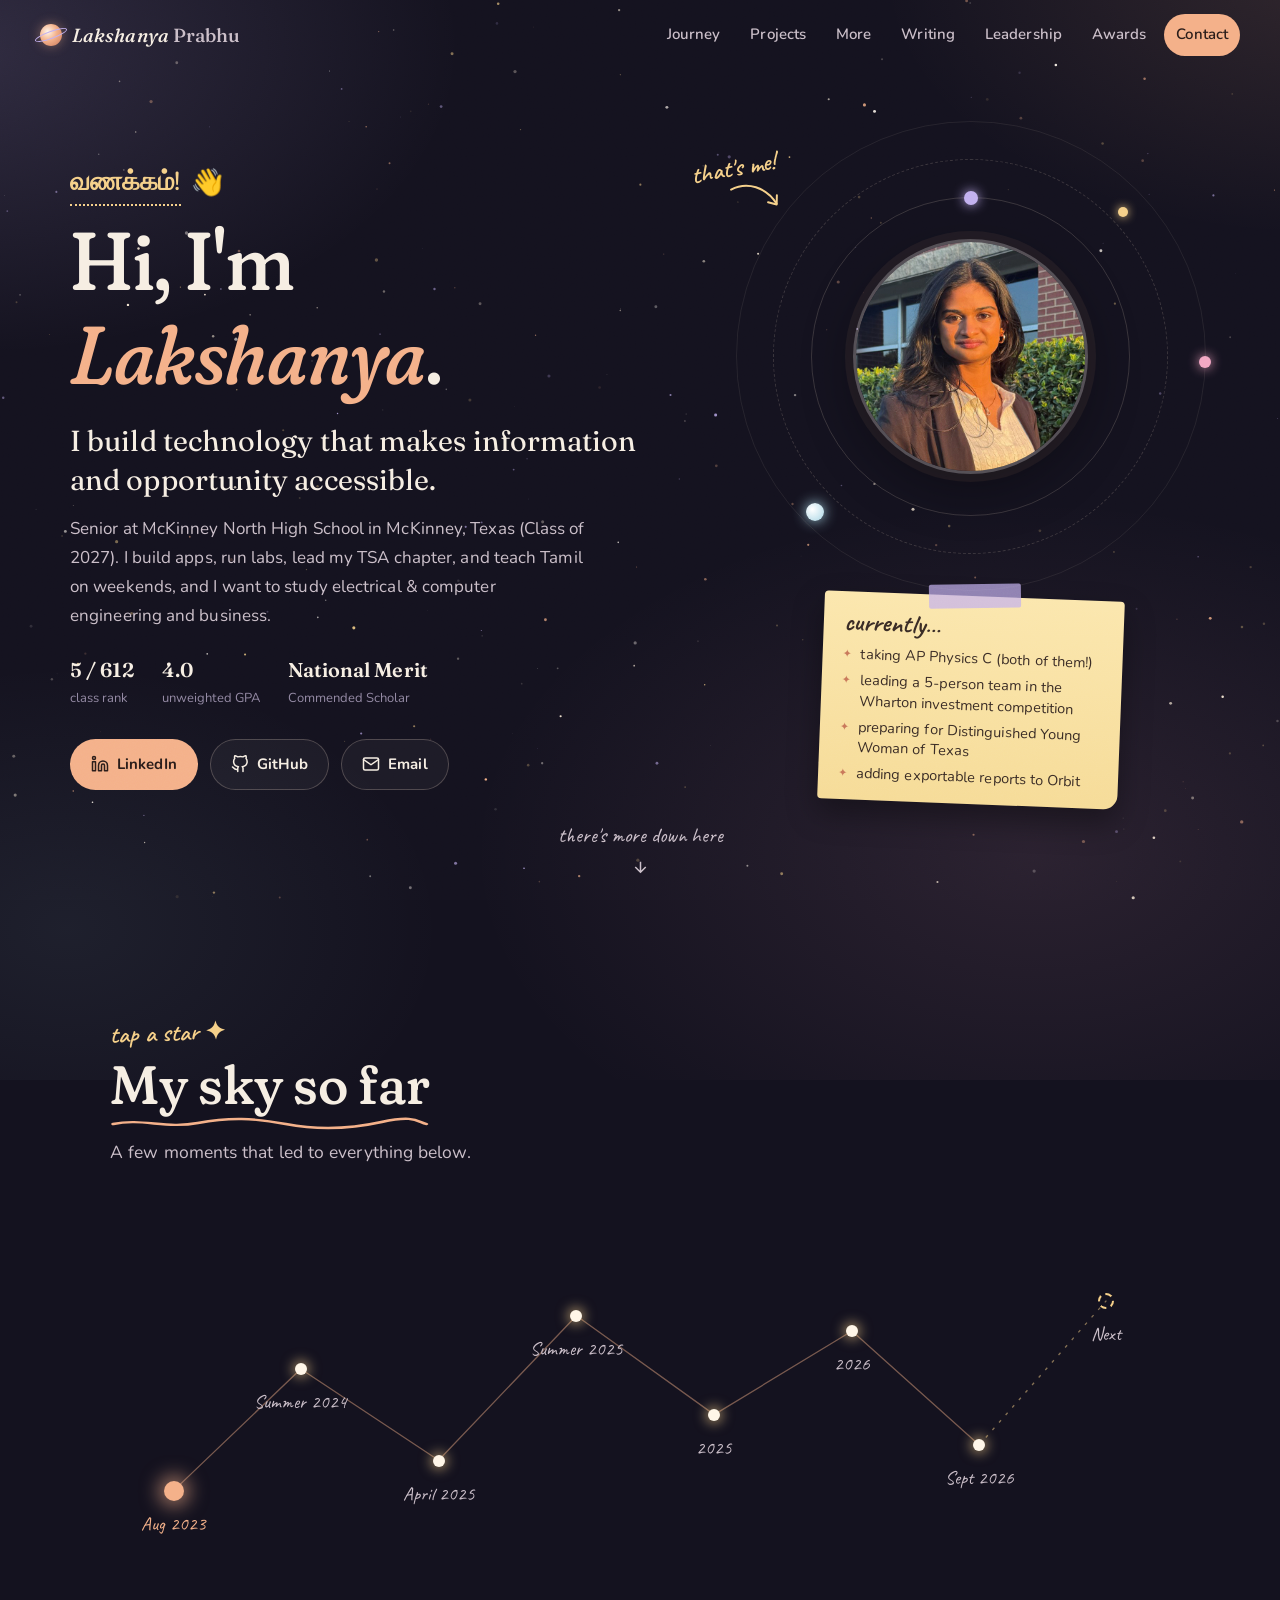
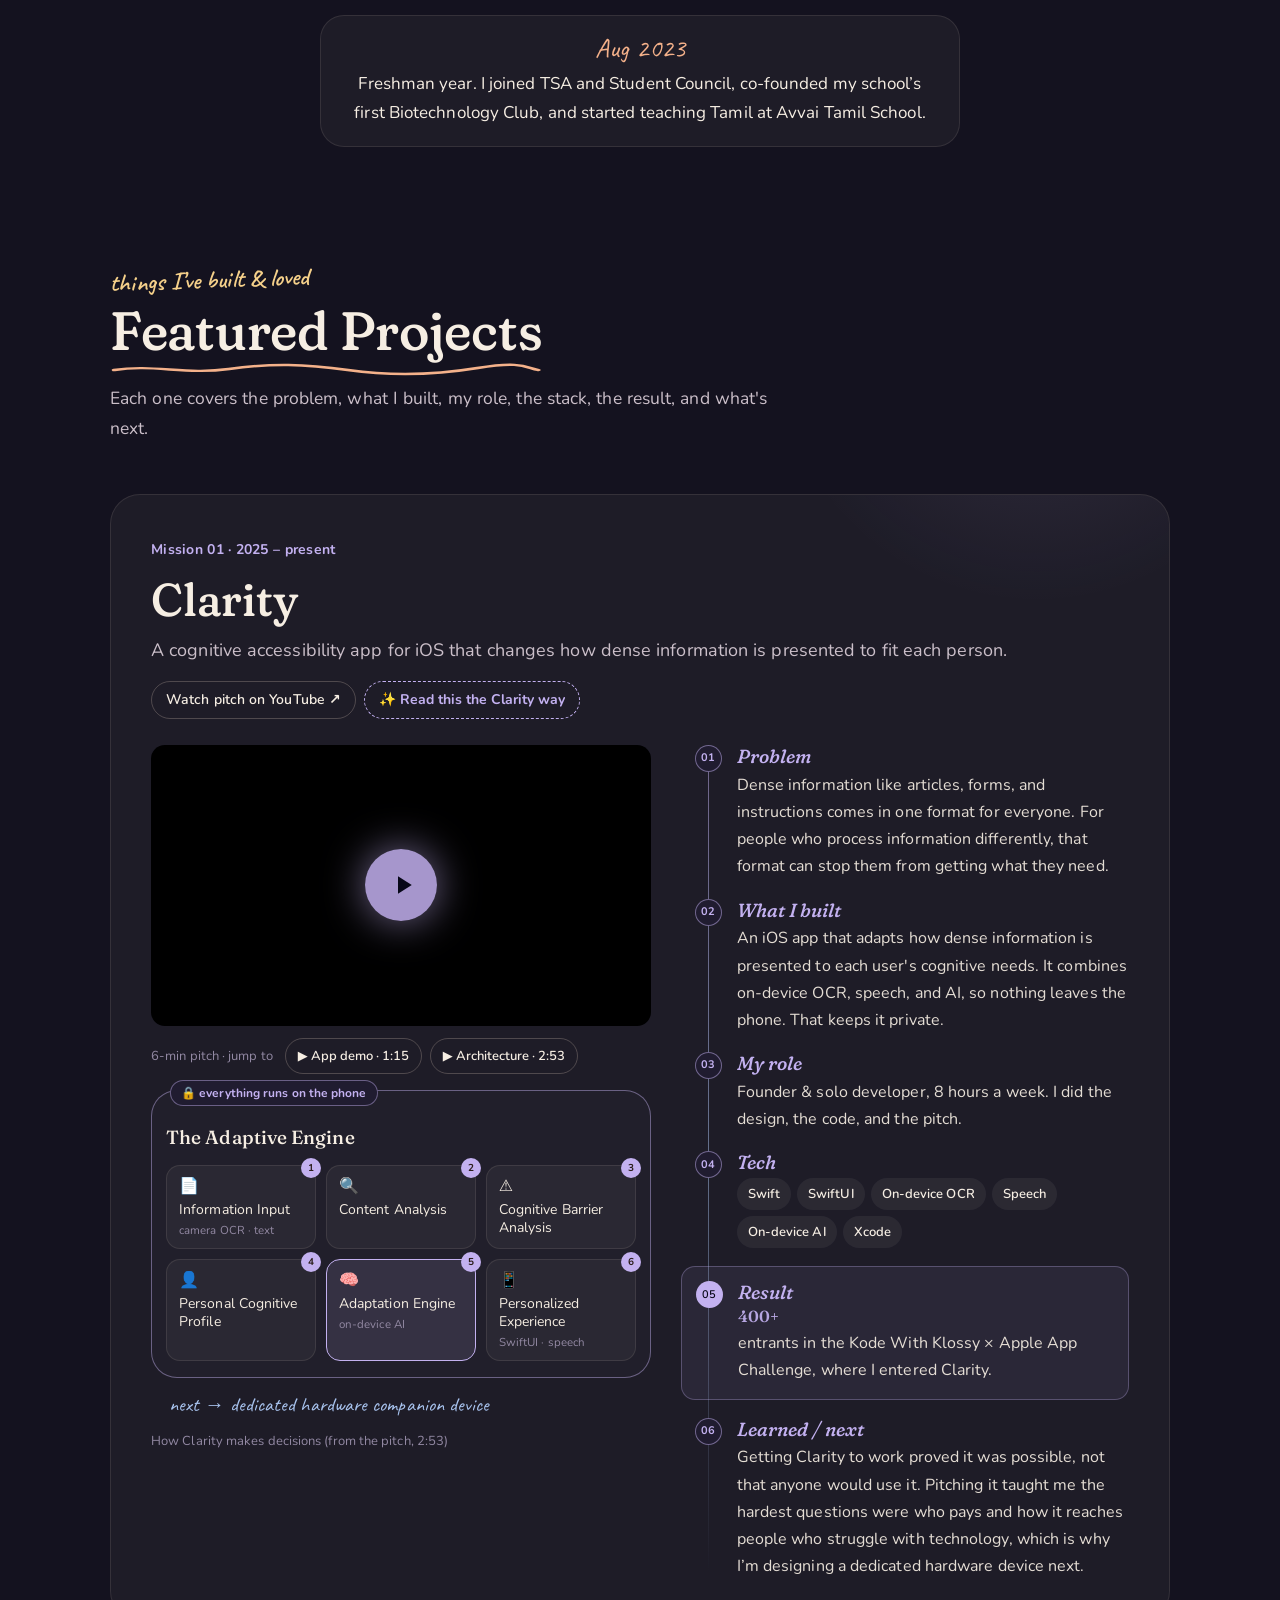
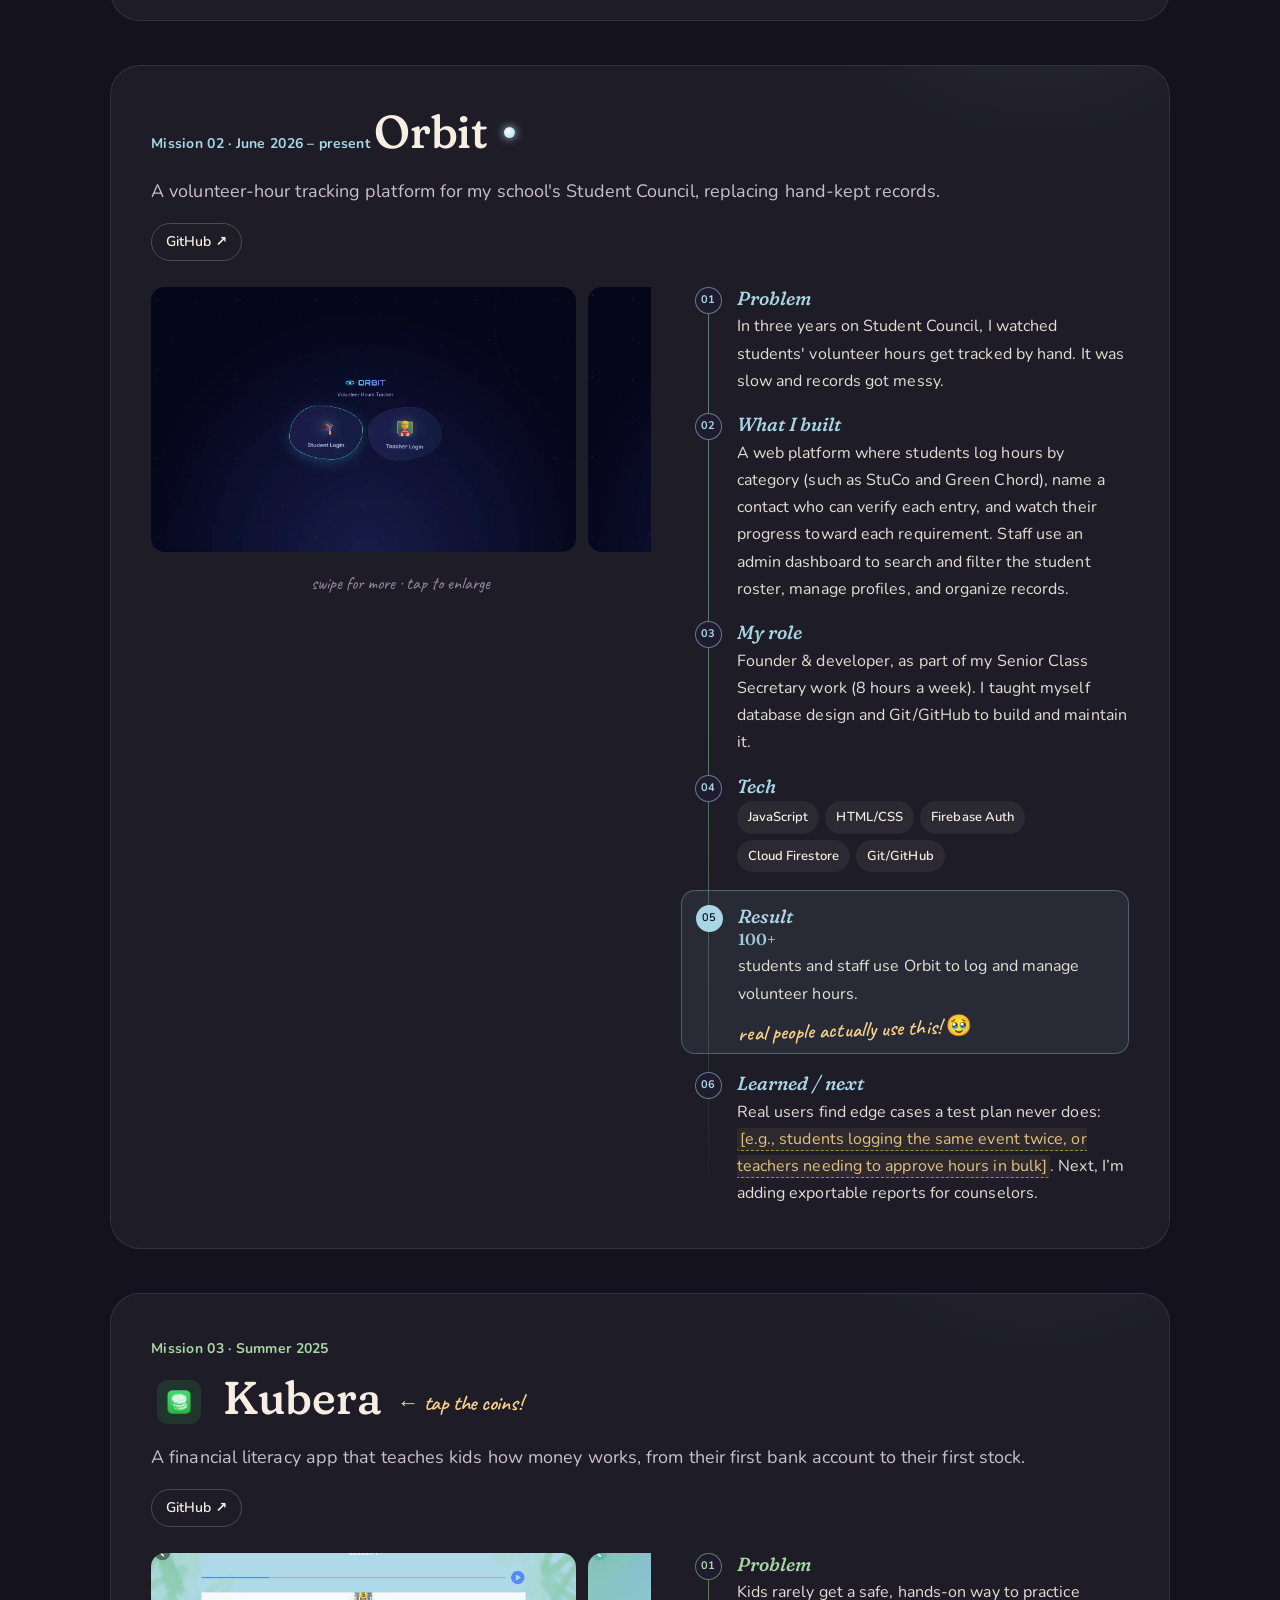
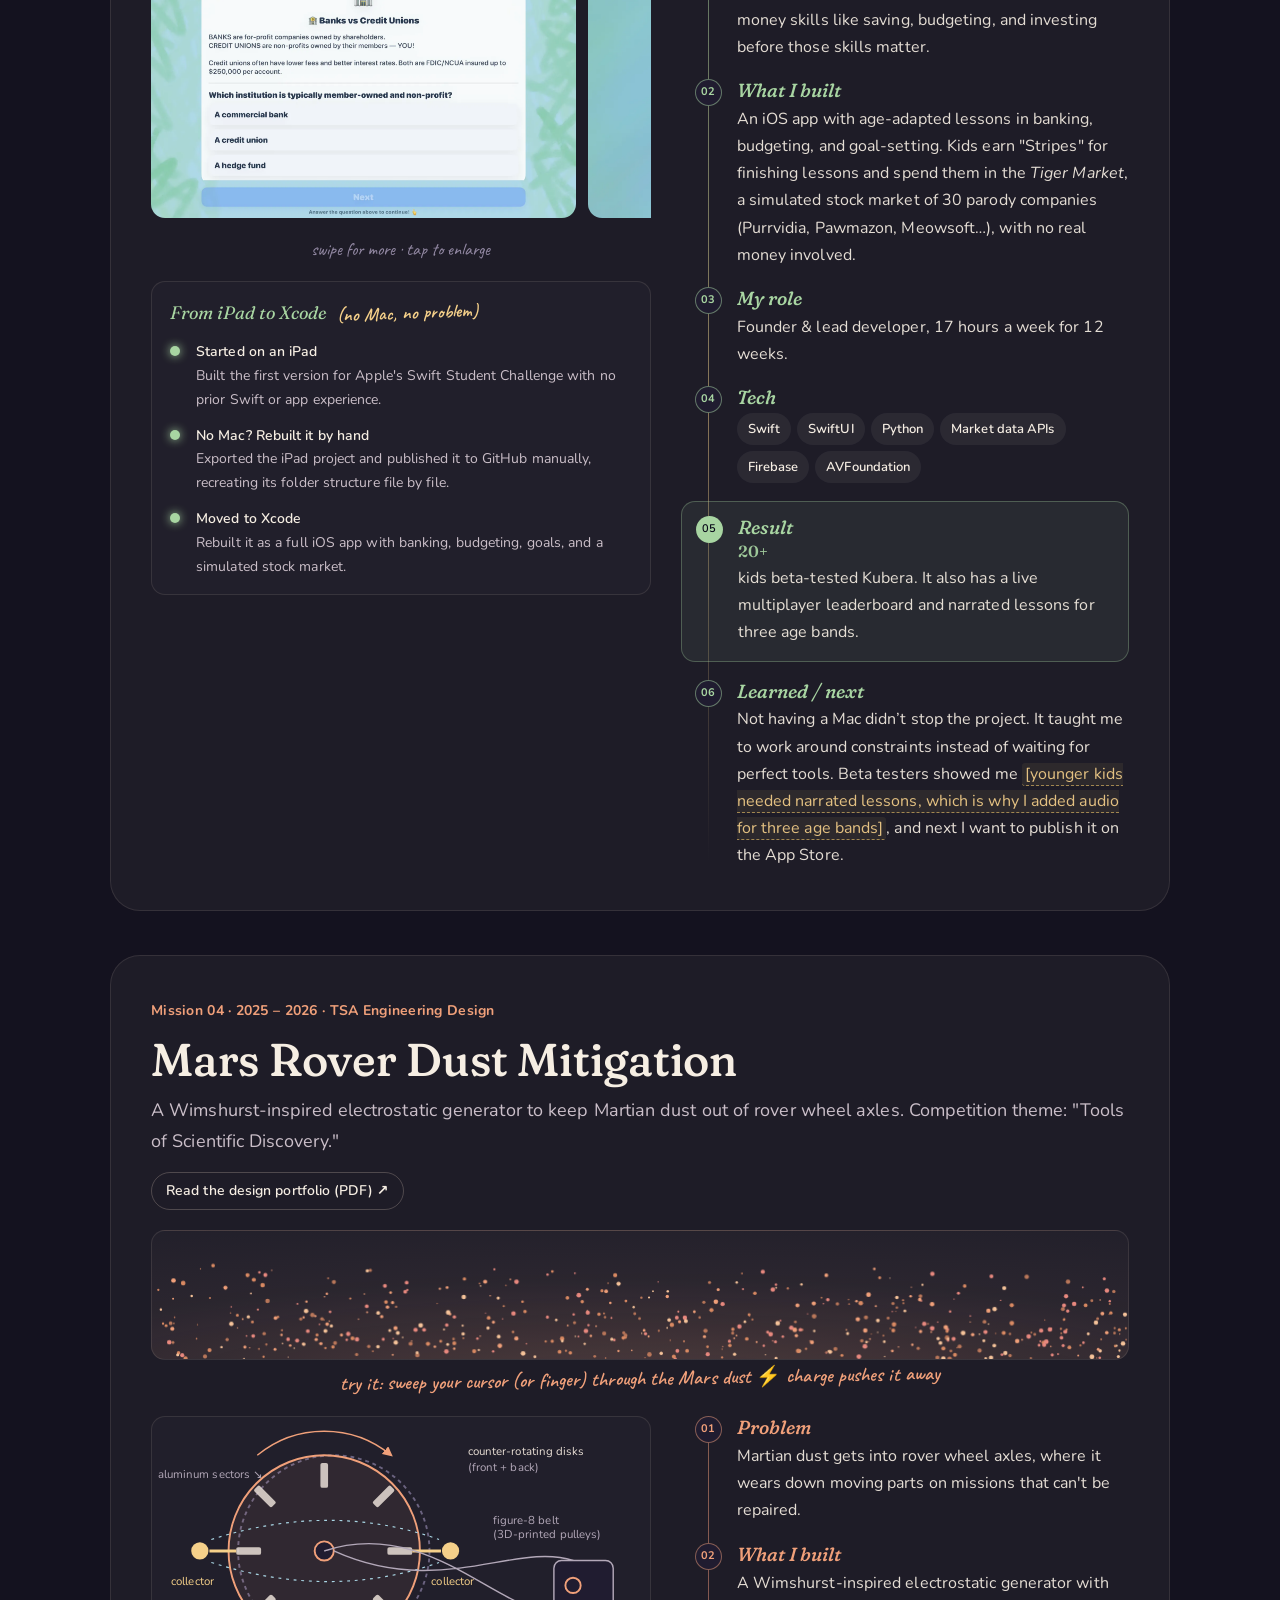
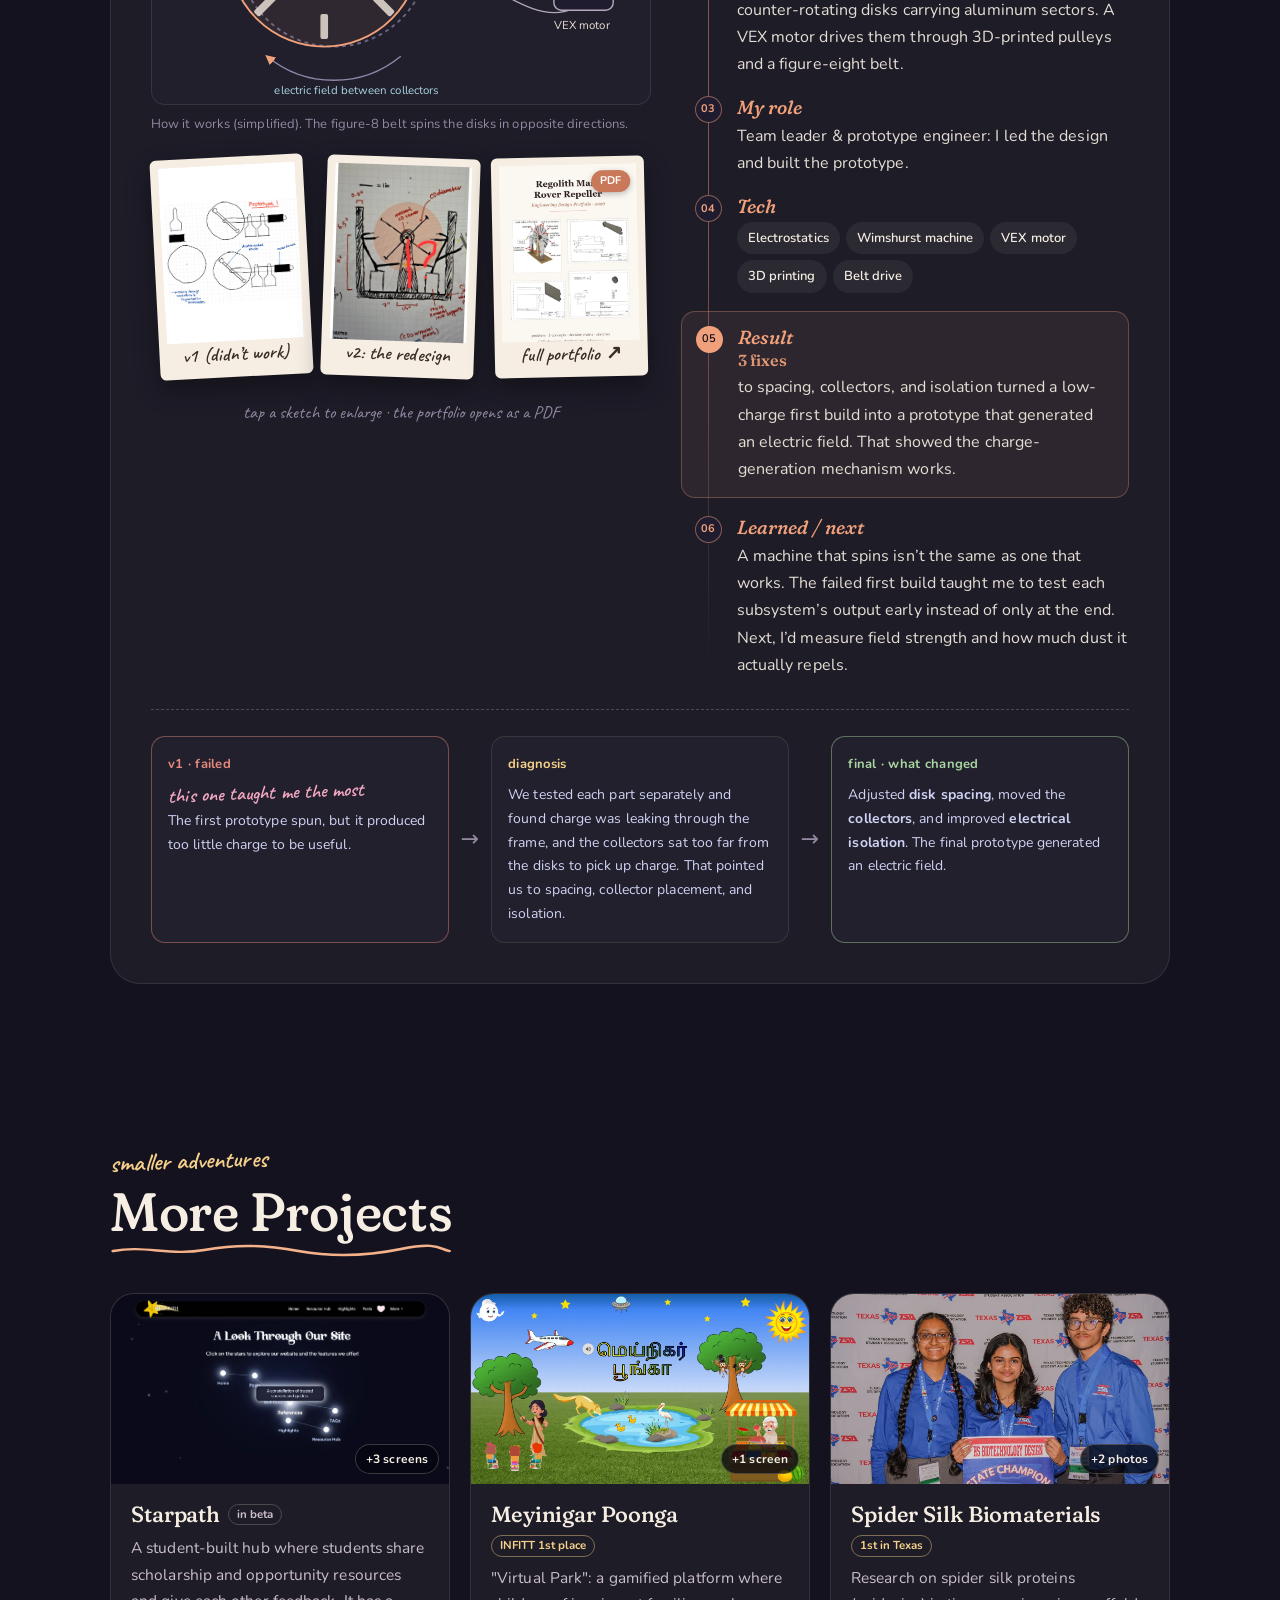
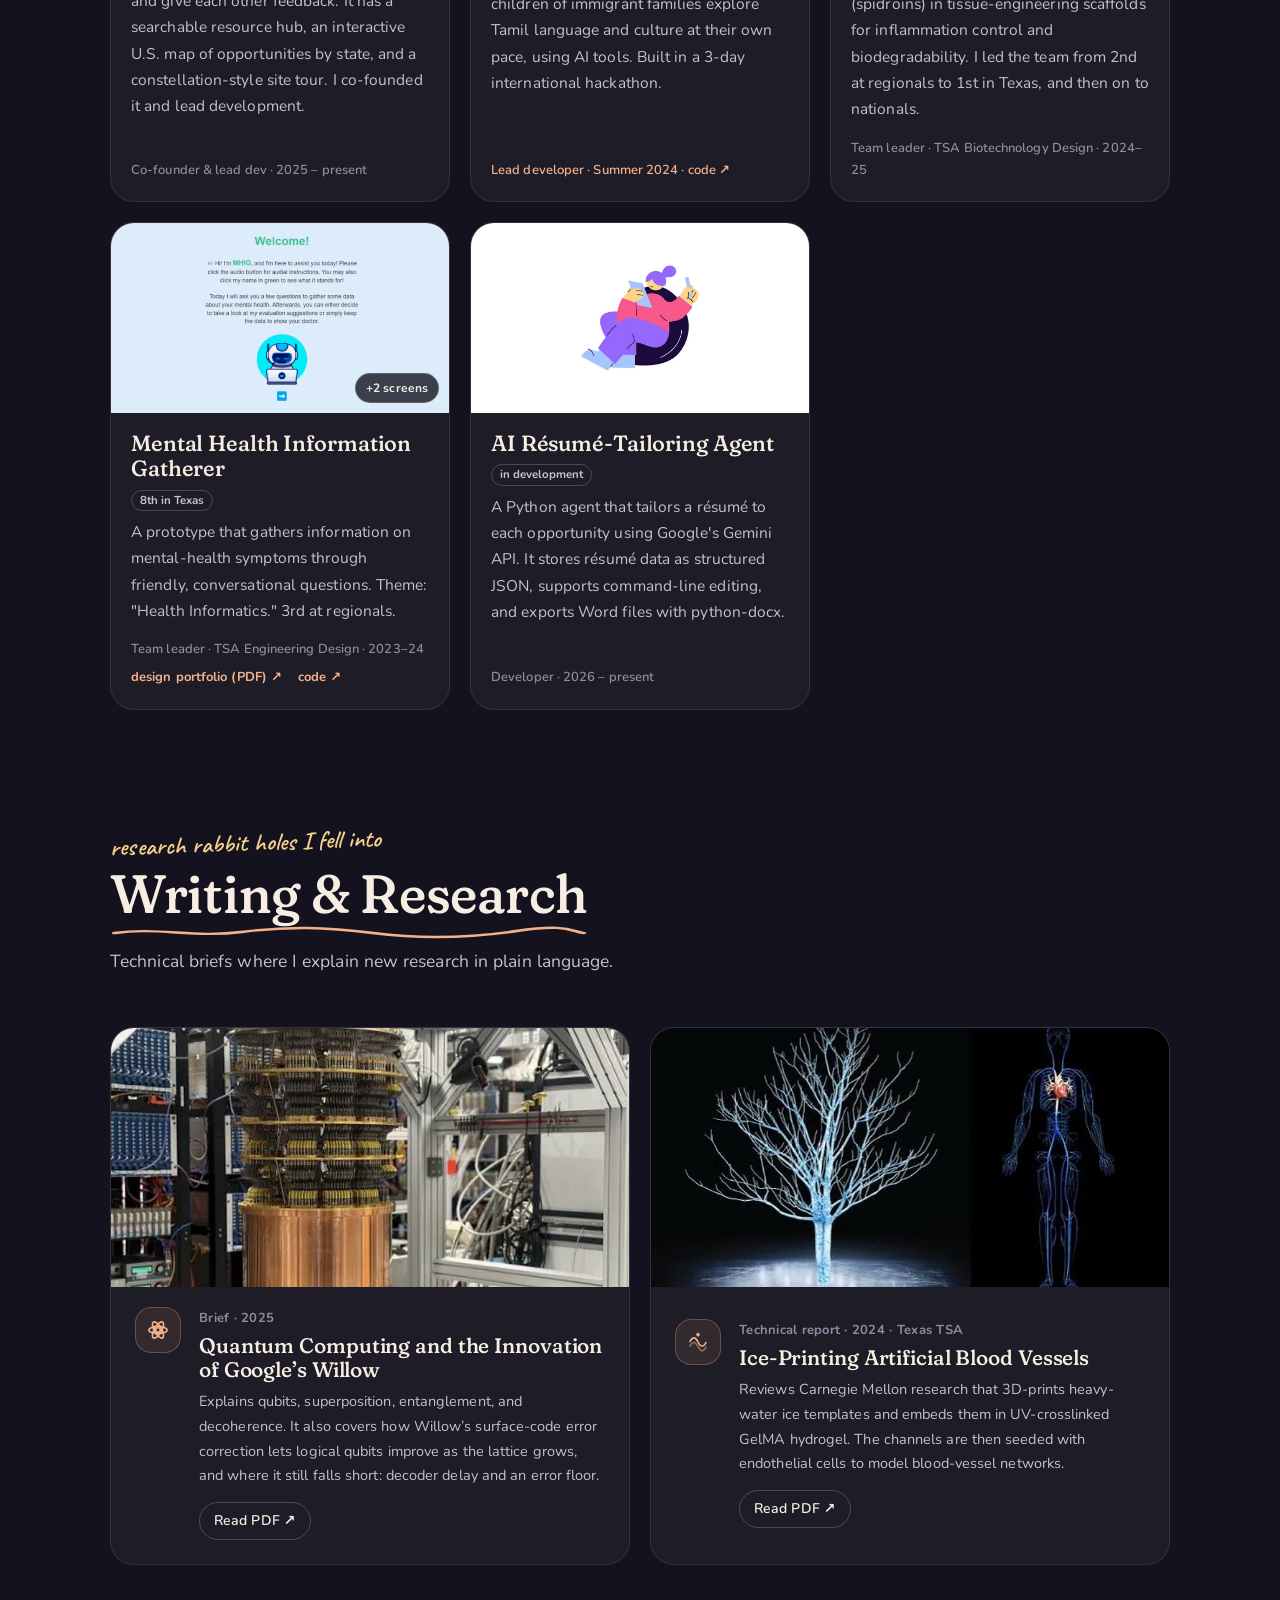
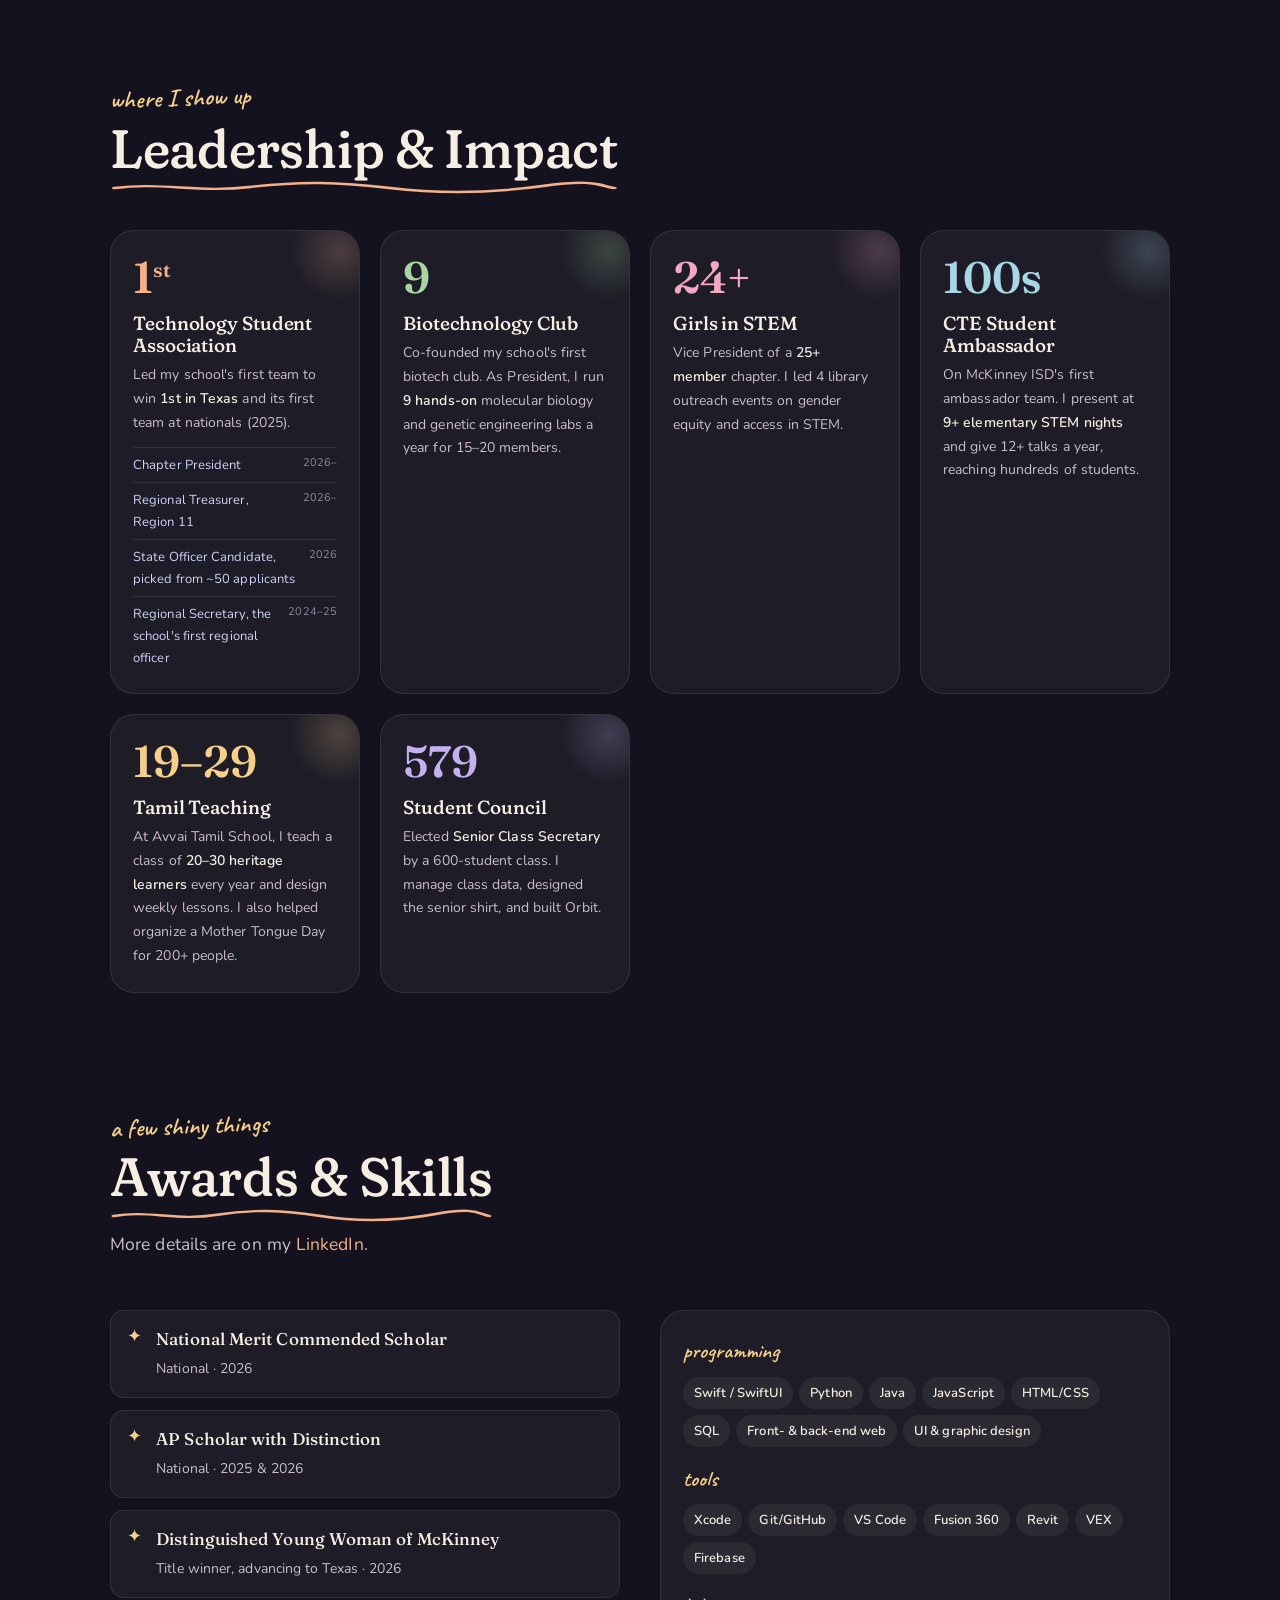
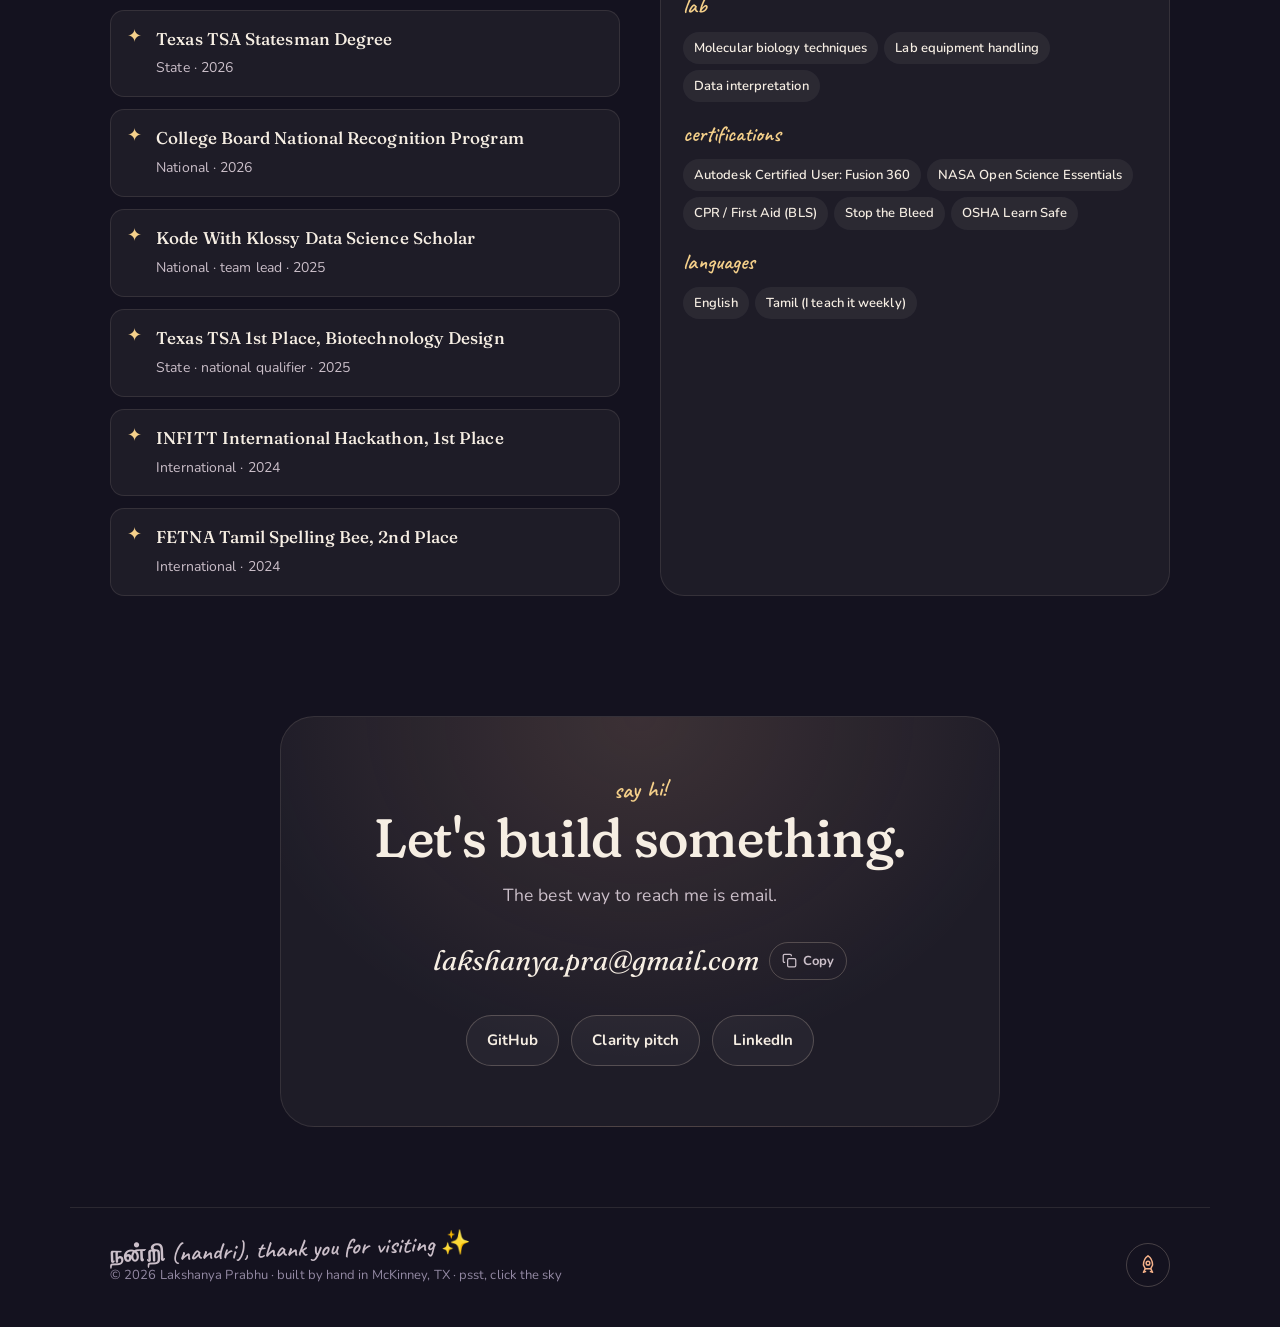
<file: index.html>
<!doctype html>
<html lang="en">
<head>
  <meta charset="utf-8" />
  <meta name="viewport" content="width=device-width, initial-scale=1" />
  <title>Lakshanya Prabhu · Portfolio</title>
  <meta name="description" content="Lakshanya Prabhu builds technology that makes information and opportunity accessible: Clarity, Orbit, Kubera, and more." />
  <meta property="og:title" content="Lakshanya Prabhu · Portfolio" />
  <meta property="og:description" content="I build technology that makes information and opportunity accessible." />
  <meta property="og:image" content="assets/img/og-cover.jpg" />
  <meta name="theme-color" content="#14121f" />
  <link rel="icon" href="data:image/svg+xml,<svg xmlns='http://www.w3.org/2000/svg' viewBox='0 0 32 32'><circle cx='16' cy='16' r='7' fill='%23f4b18a'/><ellipse cx='16' cy='16' rx='14' ry='4.5' fill='none' stroke='%23c3b1f0' stroke-width='2' transform='rotate(-20 16 16)'/></svg>" />
  <link rel="preconnect" href="https://fonts.googleapis.com" />
  <link rel="preconnect" href="https://fonts.gstatic.com" crossorigin />
  <link href="https://fonts.googleapis.com/css2?family=Fraunces:ital,opsz,wght,SOFT@0,9..144,400..700,100;1,9..144,400..700,100&family=Nunito:ital,wght@0,400;0,600;0,700;1,400&family=Caveat:wght@500;700&display=swap" rel="stylesheet" />
  <link rel="stylesheet" href="style.css" />
</head>
<body>
  <!--
    ============================================================
    HOW TO FINISH THIS
    ------------------------------------------------------------
    • Anything in <span class="todo">[brackets]</span> still needs you.
      Replace the text and delete the span wrapper.
      (Ctrl+F for  class="todo"  to find every one.)
    • Images: drop files into assets/img/ using the names in each
      <img src="...">. Until a file exists, the page shows a dashed
      placeholder labeled with the file name it expects.
    • PDFs go in assets/docs/ (willow-brief.pdf, ice-printing-brief.pdf)
    ============================================================
  -->

  <canvas id="starfield" aria-hidden="true"></canvas>
  <div class="nebula" aria-hidden="true"></div>
  <div class="progress" aria-hidden="true"><span></span></div>

  <a class="skip" href="#projects">Skip to projects</a>

  <!-- ================= NAV ================= -->
  <header class="nav" id="nav">
    <a href="#about" class="brand" aria-label="Back to top">
      <span class="brand-planet"></span>
      <span class="brand-name">Lakshanya <span>Prabhu</span></span>
    </a>
    <button class="nav-toggle" aria-label="Open menu" aria-expanded="false" aria-controls="nav-links">
      <span></span><span></span><span></span>
    </button>
    <nav id="nav-links" class="nav-links">
      <a href="#journey">Journey</a>
      <a href="#projects">Projects</a>
      <a href="#more">More</a>
      <a href="#writing">Writing</a>
      <a href="#leadership">Leadership</a>
      <a href="#awards">Awards</a>
      <a href="#contact" class="nav-cta">Contact</a>
    </nav>
  </header>

  <main>
    <!-- ================= 1. ABOUT / HERO ================= -->
    <section id="about" class="hero">
      <div class="hero-inner">
        <div class="hero-text">
          <p class="hello">
            <span class="tamil tip" tabindex="0" data-tip="“vanakkam”, hello in Tamil">வணக்கம்!</span>
            <span class="wave" aria-hidden="true">👋</span>
          </p>
          <h1>Hi, I'm <em class="name">Lakshanya</em>.</h1>
          <p class="tagline">I build technology that makes information and opportunity accessible.</p>
          <p class="hero-sub">
            Senior at McKinney North High School in McKinney, Texas (Class of 2027). I build apps, run labs,
            lead my TSA chapter, and teach Tamil on weekends, and I want to study electrical &amp; computer engineering and business.
          </p>
          <ul class="hero-stats">
            <li><strong>5 / 612</strong><span>class rank</span></li>
            <li><strong>4.0</strong><span>unweighted GPA</span></li>
            <li><strong>National Merit</strong><span>Commended Scholar</span></li>
          </ul>
          <div class="hero-buttons">
            <a class="btn btn-primary" href="https://www.linkedin.com/in/lakshanya-prabhu" target="_blank" rel="noopener">
              <svg viewBox="0 0 24 24" aria-hidden="true"><path d="M16 8a6 6 0 0 1 6 6v7h-4v-7a2 2 0 0 0-4 0v7h-4v-7a6 6 0 0 1 6-6z"/><rect x="2" y="9" width="4" height="12"/><circle cx="4" cy="4" r="2"/></svg>
              LinkedIn
            </a>
            <a class="btn" href="https://github.com/Lakshanya-P" target="_blank" rel="noopener">
              <svg viewBox="0 0 24 24" aria-hidden="true"><path d="M9 19c-5 1.5-5-2.5-7-3m14 6v-3.87a3.37 3.37 0 0 0-.94-2.61c3.14-.35 6.44-1.54 6.44-7A5.44 5.44 0 0 0 20 4.77 5.07 5.07 0 0 0 19.91 1S18.73.65 16 2.48a13.38 13.38 0 0 0-7 0C6.27.65 5.09 1 5.09 1A5.07 5.07 0 0 0 5 4.77a5.44 5.44 0 0 0-1.5 3.78c0 5.42 3.3 6.61 6.44 7A3.37 3.37 0 0 0 9 18.13V22"/></svg>
              GitHub
            </a>
            <a class="btn" href="mailto:lakshanya.pra@gmail.com">
              <svg viewBox="0 0 24 24" aria-hidden="true"><path d="M4 4h16a2 2 0 0 1 2 2v12a2 2 0 0 1-2 2H4a2 2 0 0 1-2-2V6a2 2 0 0 1 2-2z"/><path d="m22 6-10 7L2 6"/></svg>
              Email
            </a>
          </div>
        </div>

        <div class="hero-visual">
          <div class="orbit-system">
            <div class="ring ring-1"><span class="moon m1" title="Clarity"></span></div>
            <div class="ring ring-2"><span class="moon m2" title="Orbit"></span><span class="moon m3" title="Kubera"></span></div>
            <div class="ring ring-3"><span class="moon m4" title="Starpath"></span></div>
            <div class="frame avatar" data-file="assets/img/profile.jpg" data-initials="LP">
              <img src="assets/img/profile.jpg" alt="Lakshanya Prabhu" width="400" height="400" />
            </div>
            <span class="note photo-note" aria-hidden="true">that's me!<svg class="scribble-arrow" viewBox="0 0 60 40" aria-hidden="true"><path d="M3 6 C 22 0, 42 10, 50 30"/><path d="M41 27 L 50 31 L 52 21"/></svg></span>
          </div>
          <aside class="sticky-note" aria-label="What I'm up to right now">
            <p class="sticky-title">currently…</p>
            <ul>
              <li>taking AP Physics C (both of them!)</li>
              <li>leading a 5-person team in the Wharton investment competition</li>
              <li>preparing for Distinguished Young Woman of Texas</li>
              <li>adding exportable reports to Orbit</li>
            </ul>
          </aside>
        </div>
      </div>
      <a href="#projects" class="scroll-cue" aria-label="Scroll to projects">
        <span>there's more down here</span>
        <svg viewBox="0 0 24 24" aria-hidden="true"><path d="M12 5v14M5 12l7 7 7-7"/></svg>
      </a>
    </section>

    <!-- ================= MY SKY SO FAR (journey constellation) ================= -->
    <section id="journey" class="section journey">
      <div class="section-head reveal">
        <p class="note">tap a star ✦</p>
        <h2>My sky so far</h2>
        <p class="section-sub">A few moments that led to everything below.</p>
      </div>
      <div class="sky reveal">
        <svg class="sky-lines" viewBox="0 0 100 50" preserveAspectRatio="none" aria-hidden="true">
          <polyline points="6,36 18,20 31,32 44,13 57,26 70,15 82,30" />
          <polyline class="dashed" points="82,30 94,11" />
        </svg>
        <button class="sky-star" style="--x:6;--y:72" data-when="Aug 2023" data-text="Freshman year. I joined TSA and Student Council, co-founded my school’s first Biotechnology Club, and started teaching Tamil at Avvai Tamil School." aria-label="Aug 2023"><span class="sky-label">Aug 2023</span></button>
        <button class="sky-star" style="--x:18;--y:40" data-when="Summer 2024" data-text="Won 1st place at the INFITT International Hackathon with Meyinigar Poonga, a Tamil-learning “virtual park” for kids." aria-label="Summer 2024"><span class="sky-label">Summer 2024</span></button>
        <button class="sky-star" style="--x:31;--y:64" data-when="April 2025" data-text="Led my school’s first team to win 1st in Texas at TSA (Biotechnology Design), and its first team to compete at nationals." aria-label="April 2025"><span class="sky-label">April 2025</span></button>
        <button class="sky-star" style="--x:44;--y:26" data-when="Summer 2025" data-text="Built Kubera on an iPad with no Swift experience, then rebuilt it in Xcode. Also a Kode With Klossy Data Science Scholar." aria-label="Summer 2025"><span class="sky-label">Summer 2025</span></button>
        <button class="sky-star" style="--x:57;--y:52" data-when="2025" data-text="Started Clarity, an accessibility app that keeps everything on the phone." aria-label="2025"><span class="sky-label">2025</span></button>
        <button class="sky-star" style="--x:70;--y:30" data-when="2026" data-text="Elected Senior Class Secretary, built Orbit, became TSA Chapter President, and won Distinguished Young Woman of McKinney." aria-label="2026"><span class="sky-label">2026</span></button>
        <button class="sky-star" style="--x:82;--y:60" data-when="Sept 2026" data-text="Named a National Merit Commended Scholar." aria-label="Sept 2026"><span class="sky-label">Sept 2026</span></button>
        <button class="sky-star next" style="--x:94;--y:22" data-when="Next" data-text="The next star: studying electrical &amp; computer engineering and business." aria-label="Next"><span class="sky-label">Next</span></button>
      </div>
      <div class="sky-caption reveal" aria-live="polite">
        <span class="sky-when"></span>
        <p class="sky-text"></p>
      </div>
    </section>

    <!-- ================= 2. FEATURED PROJECTS ================= -->
    <section id="projects" class="section">
      <div class="section-head reveal">
        <p class="note">things I’ve built &amp; loved</p>
        <h2>Featured Projects</h2>
        <p class="section-sub">Each one covers the problem, what I built, my role, the stack, the result, and what's next.</p>
      </div>

      <!-- ---------- CLARITY ---------- -->
      <article class="case reveal" id="clarity" style="--accent:#c3b1f0; --accent-2:#a9c4ef">
        <header class="case-head">
          <span class="mission">Mission 01 · 2025 – present</span>
          <h3>Clarity</h3>
          <p class="case-tag">A cognitive accessibility app for iOS that changes how dense information is presented to fit each person.</p>
          <div class="case-links">
            <a href="https://youtu.be/xhVOcf4qCKo" class="link-pill" target="_blank" rel="noopener">Watch pitch on YouTube ↗</a>
            <button class="clarity-toggle" aria-pressed="false">✨ Read this the Clarity way</button>
          </div>
        </header>

        <div class="case-body">
          <div class="case-media">
            <div class="frame video" data-youtube="xhVOcf4qCKo" aria-label="Clarity pitch and demo video">
              <button class="play" aria-label="Play Clarity pitch and demo">
                <svg viewBox="0 0 24 24"><path d="M8 5v14l11-7z"/></svg>
              </button>
            </div>
            <div class="chapters" role="group" aria-label="Jump to a part of the video">
              <span class="small">6-min pitch · jump to</span>
              <button class="chapter" data-target="#clarity .video" data-start="75">▶ App demo · 1:15</button>
              <button class="chapter" data-target="#clarity .video" data-start="173">▶ Architecture · 2:53</button>
            </div>

            <!-- Architecture, drawn from the pitch. Swap for a screenshot of your slide if you prefer:
                 <div class="frame zoomable" data-file="assets/img/clarity-architecture.png"><img src="assets/img/clarity-architecture.png" alt="..."></div> -->
            <figure class="arch" aria-label="Clarity architecture: all processing stays on the phone">
              <div class="arch-device">
                <span class="arch-lock">🔒 everything runs on the phone</span>
                <p class="arch-title">The Adaptive Engine</p>
                <ol class="arch-steps">
                  <li><span>📄</span>Information Input<small>camera OCR · text</small></li>
                  <li><span>🔍</span>Content Analysis</li>
                  <li><span>⚠️</span>Cognitive Barrier Analysis</li>
                  <li><span>👤</span>Personal Cognitive Profile</li>
                  <li class="hl"><span>🧠</span>Adaptation Engine<small>on-device AI</small></li>
                  <li><span>📱</span>Personalized Experience<small>SwiftUI · speech</small></li>
                </ol>
              </div>
              <div class="arch-next">next → dedicated hardware companion device</div>
              <figcaption class="small">How Clarity makes decisions (from the pitch, 2:53)</figcaption>
            </figure>
          </div>

          <ol class="log">
            <li><h4>Problem</h4><p>Dense information like articles, forms, and instructions comes in <b class="key">one format for everyone</b>. For people who process information differently, that format can <b class="key">stop them from getting what they need</b>.</p></li>
            <li><h4>What I built</h4><p>An iOS app that <b class="key">adapts how dense information is presented</b> to each user's cognitive needs. It combines on-device OCR, speech, and AI, so <b class="key">nothing leaves the phone</b>. That keeps it private.</p></li>
            <li><h4>My role</h4><p>Founder &amp; solo developer, 8 hours a week. I did the design, the code, and the pitch.</p></li>
            <li><h4>Tech</h4>
              <ul class="chips"><li>Swift</li><li>SwiftUI</li><li>On-device OCR</li><li>Speech</li><li>On-device AI</li><li>Xcode</li></ul>
            </li>
            <li class="result">
              <h4>Result</h4>
              <p class="stat"><span data-count="400">400</span>+</p>
              <p>entrants in the Kode With Klossy × Apple App Challenge, where I entered Clarity.</p>
            </li>
            <li><h4>Learned / next</h4><p>Getting Clarity to work proved it was <b class="key">possible, not that anyone would use it</b>. Pitching it taught me the hardest questions were who pays and how it reaches people who struggle with technology, which is why I’m designing a dedicated hardware device next.</p></li>
          </ol>
        </div>
      </article>

      <!-- ---------- ORBIT ---------- -->
      <article class="case reveal" id="orbit" style="--accent:#a9d6e5; --accent-2:#a8d5a2">
        <header class="case-head">
          <span class="mission">Mission 02 · June 2026 – present</span>
          <h3 class="orbit-title">Orbit<span class="tiny-planet" aria-hidden="true"></span></h3>
          <p class="case-tag">A volunteer-hour tracking platform for my school's Student Council, replacing hand-kept records.</p>
          <div class="case-links">
            <a href="https://github.com/Lakshanya-P/orbit" class="link-pill" target="_blank" rel="noopener">GitHub ↗</a>
          </div>
        </header>

        <div class="case-body">
          <div class="case-media">
            <div class="gallery" tabindex="0" aria-label="Orbit screenshots">
              <div class="frame zoomable" data-file="assets/img/orbit-landing.webp"><img src="assets/img/orbit-landing.webp" alt="Orbit landing page with Student Login and Teacher Login" loading="lazy" width="1600" height="843" /></div>
              <div class="frame zoomable" data-file="assets/img/orbit-student.webp"><img src="assets/img/orbit-student.webp" alt="Orbit student dashboard with progress rings for StuCo and Green Chord hours and submission history" loading="lazy" width="1600" height="833" /></div>
              <div class="frame zoomable" data-file="assets/img/orbit-log.webp"><img src="assets/img/orbit-log.webp" alt="Orbit Log Volunteer Hours form with category, event, date, hours, organization and verifying contact" loading="lazy" width="1600" height="861" /></div>
              <div class="frame zoomable" data-file="assets/img/orbit-admin.webp"><img src="assets/img/orbit-admin.webp" alt="Orbit admin student roster filtered by grade, with student names blurred for privacy" loading="lazy" width="1600" height="832" /></div>
            </div>
            <p class="gallery-hint">swipe for more · tap to enlarge</p>
          </div>

          <ol class="log">
            <li><h4>Problem</h4><p>In three years on Student Council, I watched students' volunteer hours get tracked by hand. It was slow and records got messy.</p></li>
            <li><h4>What I built</h4><p>A web platform where students log hours by category (such as StuCo and Green Chord), name a contact who can verify each entry, and watch their progress toward each requirement. Staff use an admin dashboard to search and filter the student roster, manage profiles, and organize records.</p></li>
            <li><h4>My role</h4><p>Founder &amp; developer, as part of my Senior Class Secretary work (8 hours a week). I taught myself database design and Git/GitHub to build and maintain it.</p></li>
            <li><h4>Tech</h4>
              <ul class="chips"><li>JavaScript</li><li>HTML/CSS</li><li>Firebase Auth</li><li>Cloud Firestore</li><li>Git/GitHub</li></ul>
            </li>
            <li class="result">
              <h4>Result</h4>
              <p class="stat"><span data-count="100">100</span>+</p>
              <p>students and staff use Orbit to log and manage volunteer hours.</p>
              <span class="note side-note">real people actually use this! 🥹</span>
            </li>
            <li><h4>Learned / next</h4><p>Real users find edge cases a test plan never does: <span class="todo">[e.g., students logging the same event twice, or teachers needing to approve hours in bulk]</span>. Next, I’m adding exportable reports for counselors.</p></li>
          </ol>
        </div>
      </article>

      <!-- ---------- KUBERA ---------- -->
      <article class="case reveal" id="kubera" style="--accent:#a8d5a2; --accent-2:#f5d08a">
        <header class="case-head">
          <span class="mission">Mission 03 · Summer 2025</span>
          <h3><button class="stripe-btn" aria-label="Tap to earn a Kubera Stripe"><img class="case-icon" src="assets/img/kubera-icon.png" alt="" width="44" height="44" /></button> Kubera <span class="stripe-count" aria-live="polite"></span></h3>
          <p class="case-tag">A financial literacy app that teaches kids how money works, from their first bank account to their first stock.</p>
          <div class="case-links">
            <a href="https://github.com/Lakshanya-P/kubera" class="link-pill" target="_blank" rel="noopener">GitHub ↗</a>
          </div>
        </header>

        <div class="case-body">
          <div class="case-media">
            <div class="gallery" tabindex="0" aria-label="Kubera screenshots">
              <div class="frame zoomable" data-file="assets/img/kubera-lesson.webp"><img src="assets/img/kubera-lesson.webp" alt="Kubera lesson: Banks vs Credit Unions with a quiz question" loading="lazy" width="1600" height="1078" /></div>
              <div class="frame zoomable" data-file="assets/img/kubera-market.webp"><img src="assets/img/kubera-market.webp" alt="Kubera Tiger Market: net worth in Stripes and trending parody stocks like Purrvidia and Netpurrix" loading="lazy" width="1600" height="1080" /></div>
              <div class="frame zoomable" data-file="assets/img/kubera-tutorial.webp"><img src="assets/img/kubera-tutorial.webp" alt="Kubera narrated tutorial explaining how to read stock trends and the one-day hold rule" loading="lazy" width="1600" height="1078" /></div>
              <div class="frame zoomable" data-file="assets/img/kubera-transactions.webp"><img src="assets/img/kubera-transactions.webp" alt="Kubera transactions screen with a guide explaining real balance tracking" loading="lazy" width="1600" height="1077" /></div>
              <div class="frame zoomable" data-file="assets/img/kubera-goals.webp"><img src="assets/img/kubera-goals.webp" alt="Kubera savings goals with a progress ring and new goal form" loading="lazy" width="1600" height="1081" /></div>
            </div>
            <p class="gallery-hint">swipe for more · tap to enlarge</p>

            <div class="story">
              <p class="story-title">From iPad to Xcode <span class="note">(no Mac, no problem)</span></p>
              <ol class="story-steps">
                <li><span class="dot"></span><strong>Started on an iPad</strong><span>Built the first version for Apple's Swift Student Challenge with no prior Swift or app experience.</span></li>
                <li><span class="dot"></span><strong>No Mac? Rebuilt it by hand</strong><span>Exported the iPad project and published it to GitHub manually, recreating its folder structure file by file.</span></li>
                <li><span class="dot"></span><strong>Moved to Xcode</strong><span>Rebuilt it as a full iOS app with banking, budgeting, goals, and a simulated stock market.</span></li>
              </ol>
            </div>
          </div>

          <ol class="log">
            <li><h4>Problem</h4><p>Kids rarely get a safe, hands-on way to practice money skills like saving, budgeting, and investing before those skills matter.</p></li>
            <li><h4>What I built</h4><p>An iOS app with age-adapted lessons in banking, budgeting, and goal-setting. Kids earn "Stripes" for finishing lessons and spend them in the <em>Tiger Market</em>, a simulated stock market of 30 parody companies (Purrvidia, Pawmazon, Meowsoft…), with no real money involved.</p></li>
            <li><h4>My role</h4><p>Founder &amp; lead developer, 17 hours a week for 12 weeks.</p></li>
            <li><h4>Tech</h4>
              <ul class="chips"><li>Swift</li><li>SwiftUI</li><li>Python</li><li>Market data APIs</li><li>Firebase</li><li>AVFoundation</li></ul>
            </li>
            <li class="result">
              <h4>Result</h4>
              <p class="stat"><span data-count="20">20</span>+</p>
              <p>kids beta-tested Kubera. It also has a live multiplayer leaderboard and narrated lessons for three age bands.</p>
            </li>
            <li><h4>Learned / next</h4><p>Not having a Mac didn’t stop the project. It taught me to work around constraints instead of waiting for perfect tools. Beta testers showed me <span class="todo">[younger kids needed narrated lessons, which is why I added audio for three age bands]</span>, and next I want to publish it on the App Store.</p></li>
          </ol>
        </div>
      </article>

      <!-- ---------- MARS ROVER ---------- -->
      <article class="case reveal" id="rover" style="--accent:#f0a07a; --accent-2:#e8897f">
        <header class="case-head">
          <span class="mission">Mission 04 · 2025 – 2026 · TSA Engineering Design</span>
          <h3>Mars Rover Dust Mitigation</h3>
          <p class="case-tag">A Wimshurst-inspired electrostatic generator to keep Martian dust out of rover wheel axles. Competition theme: "Tools of Scientific Discovery."</p>
          <div class="case-links">
            <a href="assets/docs/rover-portfolio.pdf" class="link-pill" target="_blank" rel="noopener">Read the design portfolio (PDF) ↗</a>
          </div>
        </header>
        <div class="dust-demo">
          <canvas aria-hidden="true"></canvas>
          <p class="note">try it: sweep your cursor (or finger) through the Mars dust ⚡ charge pushes it away</p>
        </div>

        <div class="case-body">
          <div class="case-media">
            <!-- Simplified mechanism diagram. Replace with your own drawing by swapping this <figure>
                 for: <div class="frame zoomable" data-file="assets/img/rover-diagram.png"><img src="assets/img/rover-diagram.png" alt="..."></div> -->
            <figure class="diagram rover-diagram">
              <svg viewBox="0 0 520 300" role="img" aria-label="Diagram: a VEX motor drives two counter-rotating disks through a figure-eight belt; aluminum sectors on the disks build up charge that collectors pick up to create an electric field.">
                <defs>
                  <marker id="arr" viewBox="0 0 10 10" refX="8" refY="5" markerWidth="7" markerHeight="7" orient="auto-start-reverse"><path d="M0 0L10 5L0 10z" fill="#f0a07a"/></marker>
                </defs>
                <!-- back disk -->
                <circle cx="190" cy="140" r="100" fill="none" stroke="#6b6380" stroke-width="2" stroke-dasharray="4 4"/>
                <!-- front disk -->
                <circle cx="180" cy="140" r="100" fill="rgba(240,160,122,0.07)" stroke="#f0a07a" stroke-width="2"/>
                <g fill="#e9dfd6" opacity=".85">
                  <rect x="176" y="48" width="8" height="26" rx="2"/>
                  <rect x="176" y="206" width="8" height="26" rx="2"/>
                  <rect x="88" y="136" width="26" height="8" rx="2"/>
                  <rect x="246" y="136" width="26" height="8" rx="2"/>
                  <rect x="114" y="70" width="8" height="26" rx="2" transform="rotate(-45 118 83)"/>
                  <rect x="238" y="184" width="8" height="26" rx="2" transform="rotate(-45 242 197)"/>
                  <rect x="238" y="70" width="8" height="26" rx="2" transform="rotate(45 242 83)"/>
                  <rect x="114" y="184" width="8" height="26" rx="2" transform="rotate(45 118 197)"/>
                </g>
                <circle cx="180" cy="140" r="10" fill="#201c30" stroke="#f0a07a" stroke-width="2"/>
                <!-- rotation arrows -->
                <path d="M110 40 A110 110 0 0 1 250 40" fill="none" stroke="#f0a07a" stroke-width="1.5" marker-end="url(#arr)"/>
                <path d="M260 250 A110 110 0 0 1 120 250" fill="none" stroke="#8f86a8" stroke-width="1.5" marker-end="url(#arr)"/>
                <!-- collectors -->
                <path d="M60 140 h28 M272 140 h30" stroke="#f5d08a" stroke-width="3"/>
                <circle cx="50" cy="140" r="9" fill="#f5d08a"/>
                <circle cx="312" cy="140" r="9" fill="#f5d08a"/>
                <path d="M62 128 q125 -40 238 0" fill="none" stroke="#a9d6e5" stroke-width="1.2" stroke-dasharray="3 5"/>
                <path d="M62 152 q125 40 238 0" fill="none" stroke="#a9d6e5" stroke-width="1.2" stroke-dasharray="3 5"/>
                <!-- belt + motor -->
                <path d="M180 140 C 300 100, 380 230, 440 200 C 470 185, 470 160, 440 150 C 380 130, 300 190, 190 140" fill="none" stroke="#b3a8b9" stroke-width="1.5"/>
                <rect x="420" y="150" width="62" height="52" rx="8" fill="#201c30" stroke="#b3a8b9" stroke-width="1.5"/>
                <circle cx="440" cy="176" r="8" fill="none" stroke="#f0a07a" stroke-width="2"/>
                <!-- labels -->
                <g font-family="Nunito, sans-serif" font-size="11" fill="#e9dfd6">
                  <text x="330" y="40">counter-rotating disks</text>
                  <text x="330" y="56" fill="#b3a8b9">(front + back)</text>
                  <text x="6" y="64" fill="#b3a8b9">aluminum sectors ↘</text>
                  <text x="20" y="176" fill="#f5d08a">collector</text>
                  <text x="292" y="176" fill="#f5d08a">collector</text>
                  <text x="128" y="290" fill="#a9d6e5">electric field between collectors</text>
                  <text x="420" y="222">VEX motor</text>
                  <text x="356" y="112" fill="#b3a8b9">figure-8 belt</text>
                  <text x="356" y="126" fill="#b3a8b9">(3D-printed pulleys)</text>
                </g>
              </svg>
              <figcaption class="small">How it works (simplified). The figure-8 belt spins the disks in opposite directions.</figcaption>
            </figure>
            <div class="gallery tiles" aria-label="Rover design process: prototype 1, prototype 2, and the full portfolio">
              <div class="frame zoomable" data-cap="v1 (didn’t work)" data-file="assets/img/rover-v1.webp"><img src="assets/img/rover-v1.webp" alt="Prototype 1 drawing: a disk with a double-ended brush driven by a motor or crank; notes say it was missing charge collectors, capacitors and electrodes" loading="lazy" width="675" height="526" /></div>
              <div class="frame zoomable" data-cap="v2: the redesign" data-file="assets/img/rover-sketch.webp"><img src="assets/img/rover-sketch.webp" alt="Prototype 2 sketch: CD-sized disk on a center axle between two supports, with dimensions and plans to embed it into the supports" loading="lazy" width="1200" height="1600" /></div>
              <a class="frame portfolio-tile" data-cap="full portfolio ↗" data-file="assets/img/rover-portfolio-preview.webp" href="assets/docs/rover-portfolio.pdf" target="_blank" rel="noopener" aria-label="Open the full Engineering Design portfolio (PDF, 23 pages)">
                <img src="assets/img/rover-portfolio-preview.webp" alt="Cover preview of the Regolith Mars Rover Repeller engineering design portfolio with CAD drawings" loading="lazy" width="900" height="1290" />
                <span class="pdf-badge">PDF</span>
              </a>
            </div>
            <p class="gallery-hint">tap a sketch to enlarge · the portfolio opens as a PDF</p>
          </div>

          <ol class="log">
            <li><h4>Problem</h4><p>Martian dust gets into rover wheel axles, where it wears down moving parts on missions that can't be repaired.</p></li>
            <li><h4>What I built</h4><p>A Wimshurst-inspired electrostatic generator with counter-rotating disks carrying aluminum sectors. A VEX motor drives them through 3D-printed pulleys and a figure-eight belt.</p></li>
            <li><h4>My role</h4><p>Team leader &amp; prototype engineer: I led the design and built the prototype.</p></li>
            <li><h4>Tech</h4>
              <ul class="chips"><li>Electrostatics</li><li>Wimshurst machine</li><li>VEX motor</li><li>3D printing</li><li>Belt drive</li></ul>
            </li>
            <li class="result">
              <h4>Result</h4>
              <p class="stat"><span data-count="3">3</span> fixes</p>
              <p>to spacing, collectors, and isolation turned a low-charge first build into a prototype that generated an electric field. That showed the charge-generation mechanism works.</p>
            </li>
            <li><h4>Learned / next</h4><p>A machine that spins isn’t the same as one that works. The failed first build taught me to test each subsystem’s output early instead of only at the end. Next, I’d measure field strength and how much dust it actually repels.</p></li>
          </ol>
        </div>

        <!-- Failure → redesign -->
        <div class="iteration">
          <div class="iter-card fail">
            <span class="iter-label">v1 · failed</span>
            <span class="note fail-note">this one taught me the most</span>
            <p>The first prototype spun, but it produced too little charge to be useful.</p>
          </div>
          <div class="iter-arrow" aria-hidden="true">→</div>
          <div class="iter-card why">
            <span class="iter-label">diagnosis</span>
            <p>We tested each part separately and found charge was leaking through the frame, and the collectors sat too far from the disks to pick up charge. That pointed us to spacing, collector placement, and isolation.</p>
          </div>
          <div class="iter-arrow" aria-hidden="true">→</div>
          <div class="iter-card win">
            <span class="iter-label">final · what changed</span>
            <p>Adjusted <strong>disk spacing</strong>, moved the <strong>collectors</strong>, and improved <strong>electrical isolation</strong>. The final prototype generated an electric field.</p>
          </div>
        </div>
      </article>
    </section>

    <!-- ================= 3. MORE PROJECTS ================= -->
    <section id="more" class="section">
      <div class="section-head reveal">
        <p class="note">smaller adventures</p>
        <h2>More Projects</h2>
      </div>

      <div class="grid cards">
        <!-- No public link yet: when Starpath has one, change <article> to <a href="..."> -->
        <article class="card reveal" data-gallery>
          <div class="frame card-img zoomable" data-file="assets/img/starpath-nav.webp">
            <img src="assets/img/starpath-nav.webp" alt="Starpath's constellation-style site tour: click the stars to explore" loading="lazy" width="1600" height="838" />
            <span class="more-shots">+3 screens</span>
          </div>
          <div hidden>
            <img data-src="assets/img/starpath-hub.webp" alt="Starpath resource hub: searchable grid of scholarships, internships and programs, filterable by state and grade" />
            <img data-src="assets/img/starpath-map.webp" alt="Starpath interactive U.S. map showing opportunities by state" />
            <img data-src="assets/img/starpath-welcome.webp" alt="Starpath welcome page" />
          </div>
          <div class="card-body">
            <h3>Starpath <span class="badge">in beta</span></h3>
            <p>A student-built hub where students share scholarship and opportunity resources and give each other feedback. It has a searchable resource hub, an interactive U.S. map of opportunities by state, and a constellation-style site tour. I co-founded it and lead development.</p>
            <span class="card-meta">Co-founder &amp; lead dev · 2025 – present</span>
          </div>
        </article>

        <article class="card reveal" data-gallery>
          <div class="frame card-img zoomable" data-file="assets/img/poonga-park.webp">
            <img src="assets/img/poonga-park.webp" alt="Meyinigar Poonga's illustrated park: kids, a pond, animals and a fruit stall, with the title in Tamil" loading="lazy" width="1311" height="725" />
            <span class="more-shots">+1 screen</span>
          </div>
          <div hidden>
            <img data-src="assets/img/poonga-title.webp" alt="Meyinigar Poonga title screen: Tamil letters flowing toward a robotic hand" />
          </div>
          <div class="card-body">
            <h3>Meyinigar Poonga <span class="badge gold">INFITT 1st place</span></h3>
            <p>"Virtual Park": a gamified platform where children of immigrant families explore Tamil language and culture at their own pace, using AI tools. Built in a 3-day international hackathon.</p>
            <a class="card-meta" href="https://github.com/Lakshanya-P/tamil_virtual_park" target="_blank" rel="noopener">Lead developer · Summer 2024 · code ↗</a>
          </div>
        </article>

        <article class="card reveal" data-gallery>
          <div class="frame card-img zoomable" data-file="assets/img/spider-silk-team.webp">
            <img class="pos-low" src="assets/img/spider-silk-team.webp" alt="My team holding the HS Biotechnology Design State Champion banner at the Texas TSA State Conference" loading="lazy" width="1263" height="842" />
            <span class="more-shots">+2 photos</span>
          </div>
          <div hidden>
            <img data-src="assets/img/spider-silk-board.webp" alt="Our Spider Silk Proteins display board: applications in bone, skin, nerve and heart-muscle regeneration, plus 3D printing and ethical considerations" />
            <img data-src="assets/img/spider-silk-bone.webp" alt="Display close-up: spidroin-based materials for bone regeneration, with model bone and nerve samples" />
          </div>
          <div class="card-body">
            <h3>Spider Silk Biomaterials <span class="badge gold">1st in Texas</span></h3>
            <p>Research on spider silk proteins (spidroins) in tissue-engineering scaffolds for inflammation control and biodegradability. I led the team from 2nd at regionals to 1st in Texas, and then on to nationals.</p>
            <span class="card-meta">Team leader · TSA Biotechnology Design · 2024–25</span>
          </div>
        </article>

        <article class="card reveal" data-gallery>
          <div class="frame card-img zoomable" data-file="assets/img/mhig-welcome.webp">
            <img src="assets/img/mhig-welcome.webp" alt="MHIG welcome screen: a friendly robot introduces itself, with an audio button for spoken instructions" loading="lazy" width="1280" height="720" />
            <span class="more-shots">+2 screens</span>
          </div>
          <div hidden>
            <img data-src="assets/img/mhig-mobile.webp" alt="MHIG's welcome screen in the mobile prototype" />
            <img data-src="assets/img/mhig-flow.webp" alt="MHIG flowchart: open page, sign up or log in with a user ID, questions page, then conclusion page" />
          </div>
          <div class="card-body">
            <h3>Mental Health Information Gatherer <span class="badge">8th in Texas</span></h3>
            <p>A prototype that gathers information on mental-health symptoms through friendly, conversational questions. Theme: "Health Informatics." 3rd at regionals.</p>
            <span class="card-meta">Team leader · TSA Engineering Design · 2023–24</span>
            <span class="card-links">
              <a href="assets/docs/mhig-portfolio.pdf" target="_blank" rel="noopener">design portfolio (PDF) ↗</a>
              <a href="https://github.com/Lakshanya-P/mhig" target="_blank" rel="noopener">code ↗</a>
            </span>
          </div>
        </article>

        <article class="card reveal">
          <div class="frame card-img zoomable" data-file="assets/img/resume-agent.webp"><img src="assets/img/resume-agent.webp" alt="Illustration of a person relaxing in a beanbag chair, editing a document" loading="lazy" width="1280" height="720" /></div>
          <div class="card-body">
            <h3>AI Résumé-Tailoring Agent <span class="badge">in development</span></h3>
            <p>A Python agent that tailors a résumé to each opportunity using Google's Gemini API. It stores résumé data as structured JSON, supports command-line editing, and exports Word files with python-docx.</p>
            <span class="card-meta">Developer · 2026 – present</span>
          </div>
        </article>
      </div>
    </section>

    <!-- ================= 4. WRITING & RESEARCH ================= -->
    <section id="writing" class="section">
      <div class="section-head reveal">
        <p class="note">research rabbit holes I fell into</p>
        <h2>Writing &amp; Research</h2>
        <p class="section-sub">Technical briefs where I explain new research in plain language.</p>
      </div>

      <div class="grid docs">
        <article class="doc reveal">
          <div class="frame doc-img zoomable" data-file="assets/img/willow.webp"><img src="assets/img/willow.webp" alt="A quantum computer's cryogenic chandelier, the kind of system that houses chips like Willow" loading="lazy" width="596" height="335" /></div>
          <div class="doc-icon" aria-hidden="true">
            <svg viewBox="0 0 24 24"><circle cx="12" cy="12" r="2.5"/><ellipse cx="12" cy="12" rx="10" ry="4"/><ellipse cx="12" cy="12" rx="10" ry="4" transform="rotate(60 12 12)"/><ellipse cx="12" cy="12" rx="10" ry="4" transform="rotate(120 12 12)"/></svg>
          </div>
          <div>
            <p class="doc-kind">Brief · 2025</p>
            <h3>Quantum Computing and the Innovation of Google’s Willow</h3>
            <p>Explains qubits, superposition, entanglement, and decoherence. It also covers how Willow’s surface-code error correction lets logical qubits improve as the lattice grows, and where it still falls short: decoder delay and an error floor.</p>
            <a class="link-pill" href="assets/docs/willow-brief.pdf" target="_blank" rel="noopener">Read PDF ↗</a>
          </div>
        </article>
        <article class="doc reveal">
          <div class="frame doc-img zoomable" data-file="assets/img/ice-printing.webp"><img src="assets/img/ice-printing.webp" alt="A branching, tree-like vascular network beside a human body's blood-vessel system" loading="lazy" width="721" height="425" /></div>
          <div class="doc-icon" aria-hidden="true">
            <svg viewBox="0 0 24 24"><path d="M3 12c3-6 6-6 9 0s6 6 9 0"/><path d="M3 17c3-6 6-6 9 0s6 6 9 0" opacity=".5"/><path d="M12 2v4M10 4h4"/></svg>
          </div>
          <div>
            <p class="doc-kind">Technical report · 2024 · Texas TSA</p>
            <h3>Ice-Printing Artificial Blood Vessels</h3>
            <p>Reviews Carnegie Mellon research that 3D-prints heavy-water ice templates and embeds them in UV-crosslinked GelMA hydrogel. The channels are then seeded with endothelial cells to model blood-vessel networks.</p>
            <a class="link-pill" href="assets/docs/ice-printing-brief.pdf" target="_blank" rel="noopener">Read PDF ↗</a>
          </div>
        </article>
      </div>
    </section>

    <!-- ================= 5. LEADERSHIP & IMPACT ================= -->
    <section id="leadership" class="section">
      <div class="section-head reveal">
        <p class="note">where I show up</p>
        <h2>Leadership &amp; Impact</h2>
      </div>

      <div class="grid impact">
        <article class="impact-card reveal">
          <p class="impact-num"><span data-count="1">1</span><sup>st</sup></p>
          <h3>Technology Student Association</h3>
          <p>Led my school's first team to win <strong>1st in Texas</strong> and its first team at nationals (2025).</p>
          <ul class="roles">
            <li>Chapter President <span>2026–</span></li>
            <li>Regional Treasurer, Region 11 <span>2026–</span></li>
            <li>State Officer Candidate, picked from ~50 applicants <span>2026</span></li>
            <li>Regional Secretary, the school's first regional officer <span>2024–25</span></li>
          </ul>
        </article>
        <article class="impact-card reveal">
          <p class="impact-num"><span data-count="9">9</span></p>
          <h3>Biotechnology Club</h3>
          <p>Co-founded my school's first biotech club. As President, I run <strong>9 hands-on</strong> molecular biology and genetic engineering labs a year for 15–20 members.</p>
        </article>
        <article class="impact-card reveal">
          <p class="impact-num"><span data-count="25">25</span>+</p>
          <h3>Girls in STEM</h3>
          <p>Vice President of a <strong>25+ member</strong> chapter. I led 4 library outreach events on gender equity and access in STEM.</p>
        </article>
        <article class="impact-card reveal">
          <p class="impact-num">100s</p>
          <h3>CTE Student Ambassador</h3>
          <p>On McKinney ISD's first ambassador team. I present at <strong>9+ elementary STEM nights</strong> and give 12+ talks a year, reaching hundreds of students.</p>
        </article>
        <article class="impact-card reveal">
          <p class="impact-num"><span data-count="20">20</span>–<span data-count="30">30</span></p>
          <h3>Tamil Teaching</h3>
          <p>At Avvai Tamil School, I teach a class of <strong>20–30 heritage learners</strong> every year and design weekly lessons. I also helped organize a Mother Tongue Day for 200+ people.</p>
        </article>
        <article class="impact-card reveal">
          <p class="impact-num"><span data-count="600">600</span></p>
          <h3>Student Council</h3>
          <p>Elected <strong>Senior Class Secretary</strong> by a 600-student class. I manage class data, designed the senior shirt, and built Orbit.</p>
        </article>
      </div>
    </section>

    <!-- ================= 6. AWARDS & SKILLS ================= -->
    <section id="awards" class="section">
      <div class="section-head reveal">
        <p class="note">a few shiny things</p>
        <h2>Awards &amp; Skills</h2>
        <p class="section-sub">More details are on my <a href="https://www.linkedin.com/in/lakshanya-prabhu" target="_blank" rel="noopener">LinkedIn</a>.</p>
      </div>

      <div class="awards-wrap">
        <ul class="awards reveal">
          <li><span class="star" aria-hidden="true">✦</span><div><strong>National Merit Commended Scholar</strong><span>National · 2026</span></div></li>
          <li><span class="star" aria-hidden="true">✦</span><div><strong>AP Scholar with Distinction</strong><span>National · 2025 &amp; 2026</span></div></li>
          <li><span class="star" aria-hidden="true">✦</span><div><strong>Distinguished Young Woman of McKinney</strong><span>Title winner, advancing to Texas · 2026</span></div></li>
          <li><span class="star" aria-hidden="true">✦</span><div><strong>Texas TSA Statesman Degree</strong><span>State · 2026</span></div></li>
          <li><span class="star" aria-hidden="true">✦</span><div><strong>College Board National Recognition Program</strong><span>National · 2026</span></div></li>
          <li><span class="star" aria-hidden="true">✦</span><div><strong>Kode With Klossy Data Science Scholar</strong><span>National · team lead · 2025</span></div></li>
          <li><span class="star" aria-hidden="true">✦</span><div><strong>Texas TSA 1st Place, Biotechnology Design</strong><span>State · national qualifier · 2025</span></div></li>
          <li><span class="star" aria-hidden="true">✦</span><div><strong>INFITT International Hackathon, 1st Place</strong><span>International · 2024</span></div></li>
          <li><span class="star" aria-hidden="true">✦</span><div><strong>FETNA Tamil Spelling Bee, 2nd Place</strong><span>International · 2024</span></div></li>
        </ul>

        <div class="skills reveal">
          <p class="skills-label">programming</p>
          <ul class="chips"><li>Swift / SwiftUI</li><li>Python</li><li>Java</li><li>JavaScript</li><li>HTML/CSS</li><li>SQL</li><li>Front- &amp; back-end web</li><li>UI &amp; graphic design</li></ul>
          <p class="skills-label">tools</p>
          <ul class="chips"><li>Xcode</li><li>Git/GitHub</li><li>VS Code</li><li>Fusion 360</li><li>Revit</li><li>VEX</li><li>Firebase</li></ul>
          <p class="skills-label">lab</p>
          <ul class="chips"><li>Molecular biology techniques</li><li>Lab equipment handling</li><li>Data interpretation</li></ul>
          <p class="skills-label">certifications</p>
          <ul class="chips"><li>Autodesk Certified User: Fusion 360</li><li>NASA Open Science Essentials</li><li>CPR / First Aid (BLS)</li><li>Stop the Bleed</li><li>OSHA Learn Safe</li></ul>
          <p class="skills-label">languages</p>
          <ul class="chips"><li>English</li><li>Tamil (I teach it weekly)</li></ul>
        </div>
      </div>
    </section>

    <!-- ================= 7. CONTACT ================= -->
    <section id="contact" class="section contact">
      <div class="contact-inner reveal">
        <p class="note">say hi!</p>
        <h2>Let's build something.</h2>
        <p class="section-sub">The best way to reach me is email.</p>
        <div class="email-row">
          <a class="email" href="mailto:lakshanya.pra@gmail.com">lakshanya.pra@gmail.com</a>
          <button class="copy" data-copy="lakshanya.pra@gmail.com" aria-label="Copy email address">
            <svg viewBox="0 0 24 24" aria-hidden="true"><rect x="9" y="9" width="13" height="13" rx="2"/><path d="M5 15H4a2 2 0 0 1-2-2V4a2 2 0 0 1 2-2h9a2 2 0 0 1 2 2v1"/></svg>
            <span>Copy</span>
          </button>
        </div>
        <div class="hero-buttons center">
          <a class="btn" href="https://github.com/Lakshanya-P" target="_blank" rel="noopener">GitHub</a>
          <a class="btn" href="https://youtu.be/xhVOcf4qCKo" target="_blank" rel="noopener">Clarity pitch</a>
          <a class="btn" href="https://www.linkedin.com/in/lakshanya-prabhu" target="_blank" rel="noopener">LinkedIn</a>
        </div>
      </div>
    </section>
  </main>

  <footer class="footer">
    <div class="footer-text">
      <p class="note">நன்றி (nandri), thank you for visiting ✨</p>
      <p class="small">© <span id="year"></span> Lakshanya Prabhu · built by hand in McKinney, TX · psst, click the sky</p>
    </div>
    <button class="to-top" aria-label="Back to top">
      <svg viewBox="0 0 24 24" aria-hidden="true"><path d="M12 2c3 2 5 6 5 10l-2 4H9l-2-4c0-4 2-8 5-10z"/><circle cx="12" cy="10" r="2"/><path d="M9 16l-2 4 3-1M15 16l2 4-3-1"/></svg>
    </button>
  </footer>

  <div class="lightbox" id="lightbox" role="dialog" aria-modal="true" aria-label="Enlarged image" hidden>
    <button class="lb-close" aria-label="Close">×</button>
    <button class="lb-nav lb-prev" aria-label="Previous image">‹</button>
    <img alt="" />
    <button class="lb-nav lb-next" aria-label="Next image">›</button>
    <p class="lb-caption"></p>
  </div>

  <script src="script.js" defer></script>
</body>
</html>
</file>
<file: style.css>
/* =========================================================
   Space portfolio: styles
   Colors live in :root. Each case study sets its own
   --accent / --accent-2 inline in index.html.
   ========================================================= */

:root {
  /* warm night sky */
  --bg: #14121f;
  --bg-2: #1a1729;
  --panel: rgba(255, 240, 225, 0.045);
  --panel-solid: #201c30;
  --line: rgba(255, 232, 210, 0.10);
  --line-strong: rgba(255, 232, 210, 0.22);
  --text: #f6eee3;
  --muted: #cbbfc9;
  --dim: #9389a3;
  /* accent names kept from v1; values are now soft + warm */
  --cyan: #f4b18a;    /* peach: primary accent */
  --violet: #c3b1f0;  /* lavender */
  --pink: #f2a7c3;    /* rose */
  --gold: #f5d08a;    /* butter */
  --sky: #a9d6e5;
  --sage: #a8d5a2;
  --accent: var(--cyan);
  --accent-2: var(--violet);
  --radius: 24px;
  --radius-sm: 14px;
  --maxw: 1140px;
  --font-head: "Fraunces", Georgia, serif;
  --font-body: "Nunito", system-ui, -apple-system, "Segoe UI", sans-serif;
  --font-mono: "Nunito", system-ui, sans-serif;
  --font-hand: "Caveat", "Segoe Print", cursive;
  --ease: cubic-bezier(.2, .8, .2, 1);
  --ease-bounce: cubic-bezier(.34, 1.56, .64, 1);
}

*, *::before, *::after { box-sizing: border-box; }
html { scroll-behavior: smooth; scroll-padding-top: 80px; -webkit-text-size-adjust: 100%; }
body {
  margin: 0;
  background: var(--bg);
  color: var(--text);
  font-family: var(--font-body);
  font-size: 16px;
  line-height: 1.6;
  overflow-x: hidden;
  -webkit-font-smoothing: antialiased;
}
img, video, svg { display: block; max-width: 100%; }
a { color: var(--cyan); text-decoration: none; }
a:hover { text-decoration: underline; text-underline-offset: 3px; }
h1, h2, h3, h4 { font-family: var(--font-head); line-height: 1.15; margin: 0; letter-spacing: -0.01em; }
p { margin: 0; }
ul, ol { margin: 0; padding: 0; list-style: none; }
button { font: inherit; color: inherit; background: none; border: 0; cursor: pointer; }
.mono { font-family: var(--font-mono); letter-spacing: 0.02em; }
:focus-visible { outline: 2px solid var(--cyan); outline-offset: 3px; border-radius: 6px; }

.skip {
  position: absolute; left: -999px; top: 8px; z-index: 100;
  background: var(--cyan); color: var(--bg); padding: 8px 14px; border-radius: 8px;
}
.skip:focus { left: 8px; }

/* Placeholder marker: delete <span class="todo"> wrappers as you fill in */
.todo {
  color: var(--gold);
  background: rgba(255, 211, 110, 0.08);
  border-bottom: 1px dashed rgba(255, 211, 110, 0.6);
  border-radius: 3px;
  padding: 0 3px;
}

/* ---------- Background layers ---------- */
#starfield {
  position: fixed; inset: 0; width: 100%; height: 100%;
  z-index: -2; pointer-events: none;
}
.nebula {
  position: fixed; inset: -20%; z-index: -3; pointer-events: none;
  background:
    radial-gradient(40% 35% at 15% 20%, rgba(124, 92, 255, 0.22), transparent 70%),
    radial-gradient(35% 30% at 85% 15%, rgba(110, 231, 255, 0.14), transparent 70%),
    radial-gradient(45% 40% at 70% 80%, rgba(255, 122, 217, 0.12), transparent 70%),
    radial-gradient(30% 30% at 20% 85%, rgba(94, 234, 212, 0.08), transparent 70%),
    var(--bg);
  animation: drift 60s ease-in-out infinite alternate;
}
@keyframes drift { to { transform: translate3d(3%, -2%, 0) rotate(3deg); } }

.progress { position: fixed; top: 0; left: 0; right: 0; height: 2px; z-index: 60; }
.progress span {
  display: block; height: 100%; width: 100%;
  transform-origin: left; transform: scaleX(0);
  background: linear-gradient(90deg, var(--cyan), var(--violet), var(--pink));
  box-shadow: 0 0 12px var(--cyan);
}

/* ---------- Nav ---------- */
.nav {
  position: fixed; top: 0; left: 0; right: 0; z-index: 50;
  display: flex; align-items: center; justify-content: space-between;
  padding: 14px clamp(16px, 4vw, 40px);
  transition: background .3s, backdrop-filter .3s, border-color .3s;
  border-bottom: 1px solid transparent;
}
.nav.scrolled {
  background: rgba(5, 6, 15, 0.72);
  backdrop-filter: blur(14px); -webkit-backdrop-filter: blur(14px);
  border-bottom-color: var(--line);
}
.brand { display: flex; align-items: center; gap: 10px; color: var(--text); font-family: var(--font-head); font-weight: 600; }
.brand:hover { text-decoration: none; }
.brand-planet {
  width: 22px; height: 22px; border-radius: 50%; position: relative;
  background: radial-gradient(circle at 35% 35%, #fff, var(--cyan) 35%, #3b5bdb 100%);
  box-shadow: 0 0 14px rgba(110, 231, 255, 0.6);
}
.brand-planet::after {
  content: ""; position: absolute; inset: 7px -6px;
  border: 1.5px solid var(--violet); border-radius: 50%; transform: rotate(-20deg);
}
.nav-links { display: flex; gap: 6px; align-items: center; }
.nav-links a {
  color: var(--muted); font-size: 14px; padding: 8px 12px; border-radius: 999px;
  transition: color .2s, background .2s;
}
.nav-links a:hover, .nav-links a.active { color: var(--text); background: rgba(255,255,255,0.06); text-decoration: none; }
.nav-links .nav-cta { color: var(--bg); background: var(--cyan); font-weight: 600; }
.nav-links .nav-cta:hover, .nav-links .nav-cta.active { background: #9ff0ff; color: var(--bg); }
.nav-toggle { display: none; width: 40px; height: 40px; position: relative; }
.nav-toggle span {
  position: absolute; left: 10px; right: 10px; height: 2px; background: var(--text); border-radius: 2px;
  transition: transform .3s var(--ease), opacity .2s;
}
.nav-toggle span:nth-child(1) { top: 13px; }
.nav-toggle span:nth-child(2) { top: 19px; }
.nav-toggle span:nth-child(3) { top: 25px; }
.nav-toggle[aria-expanded="true"] span:nth-child(1) { transform: translateY(6px) rotate(45deg); }
.nav-toggle[aria-expanded="true"] span:nth-child(2) { opacity: 0; }
.nav-toggle[aria-expanded="true"] span:nth-child(3) { transform: translateY(-6px) rotate(-45deg); }

/* ---------- Buttons ---------- */
.btn {
  display: inline-flex; align-items: center; gap: 8px;
  padding: 12px 20px; border-radius: 999px;
  border: 1px solid var(--line-strong);
  background: rgba(255, 255, 255, 0.04);
  color: var(--text); font-weight: 500; font-size: 15px;
  transition: transform .2s var(--ease), border-color .2s, background .2s, box-shadow .2s;
}
.btn svg { width: 18px; height: 18px; fill: none; stroke: currentColor; stroke-width: 2; stroke-linecap: round; stroke-linejoin: round; }
.btn:hover { text-decoration: none; transform: translateY(-2px); border-color: var(--cyan); box-shadow: 0 6px 24px rgba(110, 231, 255, 0.18); }
.btn-primary {
  background: linear-gradient(135deg, var(--cyan), var(--violet));
  color: #070818; border-color: transparent; font-weight: 600;
}
.btn-primary:hover { box-shadow: 0 8px 30px rgba(182, 156, 255, 0.4); }
.link-pill {
  display: inline-flex; align-items: center; padding: 6px 14px; border-radius: 999px;
  border: 1px solid var(--line-strong); color: var(--text); font-size: 13px;
  transition: border-color .2s, color .2s, background .2s;
}
.link-pill:hover { text-decoration: none; border-color: var(--accent); color: var(--accent); background: color-mix(in srgb, var(--accent) 10%, transparent); }

/* ---------- Hero ---------- */
.hero {
  min-height: 100vh; min-height: 100svh;
  display: flex; flex-direction: column; justify-content: center;
  padding: 110px clamp(16px, 4vw, 40px) 60px; position: relative;
}
.hero-inner {
  max-width: var(--maxw); margin: 0 auto; width: 100%;
  display: grid; grid-template-columns: 1.25fr 1fr; gap: clamp(30px, 5vw, 70px); align-items: center;
}
.eyebrow { color: var(--cyan); font-size: 13px; text-transform: lowercase; margin-bottom: 14px; }
.hero h1 { font-size: clamp(40px, 7vw, 76px); font-weight: 700; }
.grad {
  background: linear-gradient(100deg, var(--cyan), var(--violet) 50%, var(--pink));
  -webkit-background-clip: text; background-clip: text; color: transparent;
}
.tagline { font-family: var(--font-head); font-size: clamp(20px, 2.6vw, 28px); margin-top: 18px; color: var(--text); max-width: 30ch; }
.hero-sub { color: var(--muted); margin-top: 16px; max-width: 52ch; }
.hero-buttons { display: flex; flex-wrap: wrap; gap: 12px; margin-top: 30px; }
.hero-buttons.center { justify-content: center; }

.hero-visual { display: grid; place-items: center; }
.orbit-system { position: relative; width: min(420px, 80vw); aspect-ratio: 1; }
.ring {
  position: absolute; border: 1px solid var(--line-strong); border-radius: 50%;
  animation: spin linear infinite;
}
.ring-1 { inset: 12%; animation-duration: 18s; }
.ring-2 { inset: 3%; animation-duration: 30s; animation-direction: reverse; border-style: dashed; }
.ring-3 { inset: -6%; animation-duration: 46s; border-color: rgba(160,175,255,0.12); }
@keyframes spin { to { transform: rotate(360deg); } }
.moon { position: absolute; border-radius: 50%; }
.m1 { width: 14px; height: 14px; top: -7px; left: calc(50% - 7px); background: #7c9cff; box-shadow: 0 0 16px #7c9cff; }
.m2 { width: 18px; height: 18px; bottom: 8%; left: 8%; background: radial-gradient(circle at 35% 35%, #fff, var(--cyan)); box-shadow: 0 0 18px var(--cyan); }
.m3 { width: 10px; height: 10px; top: 12%; right: 10%; background: var(--gold); box-shadow: 0 0 12px var(--gold); }
.m4 { width: 12px; height: 12px; top: 50%; right: -6px; background: var(--pink); box-shadow: 0 0 14px var(--pink); }
.avatar.frame {
  position: absolute; inset: 22%; border-radius: 50%; overflow: hidden;
  border: 2px solid rgba(255,255,255,0.15);
  box-shadow: 0 0 0 8px rgba(110,231,255,0.05), 0 0 60px rgba(124,92,255,0.45);
  aspect-ratio: auto;
}
.avatar img { width: 100%; height: 100%; object-fit: cover; }
.orbit-system .avatar.missing::after { content: attr(data-initials); font-family: var(--font-head); font-size: clamp(36px, 7vw, 64px); color: var(--text); border: 0; }
.orbit-system .avatar.missing { border: 2px solid rgba(255,255,255,0.15); background: radial-gradient(circle at 35% 30%, #3b3f8f, #151838 70%); }

.scroll-cue {
  position: absolute; bottom: 24px; left: 50%; transform: translateX(-50%);
  display: flex; flex-direction: column; align-items: center; gap: 4px;
  color: var(--dim); font-size: 11px; text-transform: uppercase; letter-spacing: .2em;
}
.scroll-cue svg { width: 18px; height: 18px; stroke: currentColor; fill: none; stroke-width: 2; animation: bob 2s ease-in-out infinite; }
.scroll-cue:hover { color: var(--cyan); text-decoration: none; }
@keyframes bob { 50% { transform: translateY(5px); } }

/* ---------- Sections ---------- */
.section { max-width: var(--maxw); margin: 0 auto; padding: clamp(70px, 10vw, 120px) clamp(16px, 4vw, 40px) 0; }
.section-head { margin-bottom: clamp(30px, 5vw, 50px); }
.section-head h2 { font-size: clamp(32px, 5vw, 52px); }
.section-sub { color: var(--muted); margin-top: 12px; max-width: 60ch; }

/* ---------- Media frames (with missing-file placeholder) ---------- */
.frame {
  position: relative; border-radius: var(--radius-sm); overflow: hidden;
  background: rgba(255,255,255,0.03); aspect-ratio: 16 / 10;
}
.frame img { width: 100%; height: 100%; object-fit: cover; }
.frame.missing img { display: none; }
.frame.missing {
  display: grid; place-items: center;
  border: 1.5px dashed color-mix(in srgb, var(--accent) 45%, transparent);
  background:
    repeating-linear-gradient(45deg, transparent 0 12px, rgba(255,255,255,0.015) 12px 24px),
    color-mix(in srgb, var(--accent) 5%, transparent);
}
.frame.missing::after {
  content: "＋ " attr(data-file);
  font-family: var(--font-mono); font-size: 12px; color: var(--muted);
  padding: 12px; text-align: center; word-break: break-word;
}
.zoomable:not(.missing) { cursor: zoom-in; }
.zoomable:not(.missing) img { transition: transform .5s var(--ease); }
.zoomable:not(.missing):hover img { transform: scale(1.04); }

.video { aspect-ratio: 16 / 9; background: #000 center / cover no-repeat; }
.video iframe { position: absolute; inset: 0; width: 100%; height: 100%; border: 0; }
.video .play {
  position: absolute; inset: 0; margin: auto; width: 72px; height: 72px; border-radius: 50%;
  background: color-mix(in srgb, var(--accent) 85%, transparent);
  display: grid; place-items: center; box-shadow: 0 0 40px color-mix(in srgb, var(--accent) 60%, transparent);
  transition: transform .2s var(--ease);
}
.video .play:hover { transform: scale(1.08); }
.video .play svg { width: 30px; height: 30px; fill: #070818; margin-left: 4px; }
.video.missing .play { display: none; }
.video.missing { aspect-ratio: 16 / 9; }

/* ---------- Case studies ---------- */
.case {
  position: relative;
  background: var(--panel);
  border: 1px solid var(--line);
  border-radius: var(--radius);
  padding: clamp(20px, 3.5vw, 40px);
  margin-bottom: clamp(28px, 4vw, 44px);
  backdrop-filter: blur(6px); -webkit-backdrop-filter: blur(6px);
  overflow: hidden;
}
.case::before {
  content: ""; position: absolute; top: -40%; right: -15%; width: 55%; aspect-ratio: 1; pointer-events: none;
  background: radial-gradient(circle, color-mix(in srgb, var(--accent) 18%, transparent), transparent 65%);
}
.case-head { position: relative; margin-bottom: 26px; }
.mission {
  display: inline-block; font-size: 12px; color: var(--accent);
  border: 1px solid color-mix(in srgb, var(--accent) 40%, transparent);
  padding: 3px 10px; border-radius: 999px; margin-bottom: 12px;
}
.case-head h3 { font-size: clamp(28px, 4vw, 40px); }
.case-tag { color: var(--muted); margin-top: 8px; font-size: 17px; }
.case-links { display: flex; flex-wrap: wrap; gap: 8px; margin-top: 16px; }
.case-body { position: relative; display: grid; grid-template-columns: 1.15fr 1fr; gap: clamp(24px, 4vw, 44px); align-items: start; }
.case-media { display: flex; flex-direction: column; gap: 16px; min-width: 0; }
.diagram { margin: 0; }
.diagram figcaption { color: var(--dim); font-size: 12px; margin-top: 8px; }

.gallery {
  display: flex; gap: 12px; overflow-x: auto; scroll-snap-type: x mandatory;
  padding-bottom: 6px; scrollbar-width: thin; scrollbar-color: var(--line-strong) transparent;
}
.gallery .frame { flex: 0 0 85%; scroll-snap-align: start; }
.phone-gallery .frame.phone { flex: 0 0 42%; aspect-ratio: 9 / 19.5; border-radius: 22px; border: 3px solid #23264a; }
.gallery-hint { color: var(--dim); font-size: 11px; text-align: center; margin-top: -6px; }

/* Mission log: the problem → next steps timeline */
.log { counter-reset: step; position: relative; display: flex; flex-direction: column; gap: 18px; }
.log::before {
  content: ""; position: absolute; left: 13px; top: 8px; bottom: 8px; width: 1px;
  background: linear-gradient(var(--accent), var(--accent-2), transparent);
  opacity: .5;
}
.log > li { position: relative; padding-left: 42px; counter-increment: step; }
.log > li::before {
  content: counter(step, decimal-leading-zero);
  position: absolute; left: 0; top: 0; width: 27px; height: 27px; border-radius: 50%;
  display: grid; place-items: center;
  font-family: var(--font-mono); font-size: 10px; color: var(--accent);
  background: var(--panel-solid); border: 1px solid color-mix(in srgb, var(--accent) 50%, transparent);
}
.log h4 { font-size: 13px; text-transform: uppercase; letter-spacing: .12em; color: var(--accent); font-family: var(--font-mono); font-weight: 500; margin: 4px 0 6px; }
.log p { color: #cfd3f5; font-size: 15px; }
.log .result {
  background: color-mix(in srgb, var(--accent) 8%, transparent);
  border: 1px solid color-mix(in srgb, var(--accent) 30%, transparent);
  border-radius: var(--radius-sm); padding: 14px 16px 14px 56px; margin-left: -14px;
}
.log .result::before { left: 14px; top: 14px; background: var(--accent); color: #070818; font-weight: 600; }
.stat {
  font-family: var(--font-head); font-weight: 700; font-size: clamp(40px, 5vw, 54px); line-height: 1;
  background: linear-gradient(120deg, var(--accent), var(--accent-2));
  -webkit-background-clip: text; background-clip: text; color: transparent;
  margin: 2px 0 6px;
}
.stat .todo { -webkit-text-fill-color: var(--gold); }

.chips { display: flex; flex-wrap: wrap; gap: 6px; }
.chips li {
  font-family: var(--font-mono); font-size: 12px; padding: 4px 10px; border-radius: 999px;
  background: rgba(255,255,255,0.05); border: 1px solid var(--line); color: var(--text);
}
.chips li.todo { color: var(--gold); border-style: dashed; border-color: rgba(255,211,110,.5); }

/* Kubera story */
.story { border: 1px solid var(--line); border-radius: var(--radius-sm); padding: 16px 18px; background: rgba(255,255,255,0.02); }
.story-title { color: var(--accent); font-size: 12px; text-transform: uppercase; letter-spacing: .14em; margin-bottom: 12px; }
.story-steps { display: grid; gap: 12px; }
.story-steps li { display: grid; grid-template-columns: 14px 1fr; column-gap: 12px; font-size: 14px; color: var(--muted); }
.story-steps strong { color: var(--text); font-weight: 600; grid-column: 2; }
.story-steps li > span:last-child { grid-column: 2; }
.story-steps .dot { grid-row: 1 / span 2; width: 10px; height: 10px; margin-top: 6px; border-radius: 50%; background: var(--accent); box-shadow: 0 0 10px var(--accent); }

/* Rover iteration strip */
.iteration {
  position: relative; display: grid; grid-template-columns: 1fr auto 1fr auto 1fr; gap: 12px; align-items: stretch;
  margin-top: 30px; padding-top: 26px; border-top: 1px dashed var(--line-strong);
}
.iter-card { border-radius: var(--radius-sm); padding: 16px; border: 1px solid var(--line); background: rgba(255,255,255,0.025); font-size: 14px; color: #cfd3f5; }
.iter-label { display: block; font-size: 11px; text-transform: uppercase; letter-spacing: .12em; margin-bottom: 8px; }
.iter-card.fail { border-color: rgba(255, 95, 109, .45); }
.iter-card.fail .iter-label { color: #ff5f6d; }
.iter-card.why .iter-label { color: var(--gold); }
.iter-card.win { border-color: rgba(94, 234, 212, .45); }
.iter-card.win .iter-label { color: #5eead4; }
.iter-arrow { align-self: center; color: var(--dim); font-size: 22px; }

/* ---------- More projects ---------- */
.grid { display: grid; gap: 20px; }
.cards { grid-template-columns: repeat(auto-fill, minmax(260px, 1fr)); }
.card {
  --accent: var(--violet);
  display: flex; flex-direction: column; color: var(--text);
  background: var(--panel); border: 1px solid var(--line); border-radius: var(--radius);
  overflow: hidden; transition: border-color .3s, box-shadow .3s, transform .3s var(--ease);
  transform-style: preserve-3d; will-change: transform;
}
.card:hover { text-decoration: none; border-color: var(--line-strong); box-shadow: 0 20px 50px rgba(0,0,0,0.4), 0 0 30px rgba(124,92,255,0.15); }
.card-img { border-radius: 0; aspect-ratio: 16 / 9; }
.card-body { padding: 18px 20px 20px; display: flex; flex-direction: column; gap: 8px; flex: 1; }
.card h3 { font-size: 20px; display: flex; flex-wrap: wrap; align-items: center; gap: 8px; }
.card p { color: var(--muted); font-size: 14.5px; }
.card-link { margin-top: auto; padding-top: 6px; color: var(--cyan); font-size: 12px; }
.badge {
  font-family: var(--font-mono); font-size: 10.5px; font-weight: 500; letter-spacing: .04em;
  padding: 3px 8px; border-radius: 999px; border: 1px solid var(--line-strong); color: var(--muted);
}
.badge.gold { color: var(--gold); border-color: rgba(255, 211, 110, .45); }

/* ---------- Writing ---------- */
.docs { grid-template-columns: repeat(auto-fit, minmax(300px, 1fr)); }
.doc {
  display: grid; grid-template-columns: auto 1fr; gap: 18px;
  background: var(--panel); border: 1px solid var(--line); border-radius: var(--radius); padding: 24px;
}
.doc-icon { width: 46px; height: 46px; border-radius: 12px; display: grid; place-items: center; background: rgba(110,231,255,0.08); border: 1px solid rgba(110,231,255,0.25); }
.doc-icon svg { width: 22px; height: 22px; stroke: var(--cyan); fill: none; stroke-width: 1.8; }
.doc-kind { color: var(--dim); font-size: 11px; text-transform: uppercase; letter-spacing: .14em; }
.doc h3 { font-size: 20px; margin: 4px 0 8px; }
.doc p:not(.doc-kind) { color: var(--muted); font-size: 14.5px; margin-bottom: 14px; }

/* ---------- Leadership ---------- */
.impact { grid-template-columns: repeat(auto-fit, minmax(200px, 1fr)); }
.impact-card {
  background: var(--panel); border: 1px solid var(--line); border-radius: var(--radius); padding: 24px 22px;
  position: relative; overflow: hidden; transition: border-color .3s, transform .3s var(--ease);
}
.impact-card:hover { border-color: var(--line-strong); transform: translateY(-4px); }
.impact-card::after {
  content: ""; position: absolute; right: -30px; top: -30px; width: 100px; height: 100px; border-radius: 50%;
  background: radial-gradient(circle, rgba(124,92,255,0.25), transparent 70%);
}
.impact-num {
  font-family: var(--font-head); font-weight: 700; font-size: 44px; line-height: 1;
  background: linear-gradient(120deg, var(--cyan), var(--violet));
  -webkit-background-clip: text; background-clip: text; color: transparent; margin-bottom: 14px;
}
.impact-num sup { font-size: .45em; }
.impact-num .todo { -webkit-text-fill-color: var(--gold); font-size: 32px; }
.impact-card h3 { font-size: 18px; margin-bottom: 6px; }
.impact-card p:not(.impact-num) { color: var(--muted); font-size: 14px; }

/* ---------- Awards & skills ---------- */
.awards-wrap { display: grid; grid-template-columns: 1fr 1fr; gap: clamp(20px, 4vw, 40px); }
.awards { display: grid; gap: 12px; align-content: start; }
.awards li {
  display: flex; gap: 14px; align-items: flex-start; padding: 14px 16px;
  background: var(--panel); border: 1px solid var(--line); border-radius: var(--radius-sm);
}
.awards .star { color: var(--gold); font-size: 18px; line-height: 1.3; text-shadow: 0 0 10px var(--gold); }
.awards strong { display: block; font-family: var(--font-head); font-weight: 600; }
.awards li div > span { color: var(--muted); font-size: 14px; }
.skills { background: var(--panel); border: 1px solid var(--line); border-radius: var(--radius); padding: 22px; }
.skills-label { color: var(--dim); font-size: 11px; text-transform: uppercase; letter-spacing: .14em; margin: 16px 0 8px; }
.skills-label:first-child { margin-top: 0; }

/* ---------- Contact ---------- */
.contact { text-align: center; padding-bottom: 40px; }
.contact-inner {
  max-width: 720px; margin: 0 auto; padding: clamp(30px, 6vw, 60px) clamp(18px, 4vw, 40px);
  border: 1px solid var(--line); border-radius: 28px; position: relative; overflow: hidden;
  background: radial-gradient(80% 120% at 50% 0%, rgba(124,92,255,0.18), transparent 70%), var(--panel);
}
.contact h2 { font-size: clamp(32px, 5.5vw, 54px); }
.contact .section-sub { margin: 12px auto 0; }
.email-row { display: flex; justify-content: center; align-items: center; flex-wrap: wrap; gap: 10px; margin-top: 26px; }
.email { font-family: var(--font-head); font-size: clamp(18px, 3.4vw, 28px); color: var(--text); word-break: break-all; }
.copy {
  display: inline-flex; align-items: center; gap: 6px; padding: 7px 12px; border-radius: 999px;
  border: 1px solid var(--line-strong); font-size: 13px; color: var(--muted); transition: color .2s, border-color .2s;
}
.copy svg { width: 15px; height: 15px; fill: none; stroke: currentColor; stroke-width: 2; }
.copy:hover, .copy.done { color: var(--cyan); border-color: var(--cyan); }

/* ---------- Footer ---------- */
.footer {
  max-width: var(--maxw); margin: 40px auto 0; padding: 26px clamp(16px, 4vw, 40px) 40px;
  display: flex; justify-content: space-between; align-items: center; gap: 16px;
  color: var(--dim); font-size: 12px; border-top: 1px solid var(--line);
}
.to-top {
  width: 44px; height: 44px; border-radius: 50%; border: 1px solid var(--line-strong);
  display: grid; place-items: center; transition: border-color .2s, transform .3s var(--ease);
}
.to-top svg { width: 22px; height: 22px; fill: none; stroke: var(--text); stroke-width: 1.6; stroke-linejoin: round; }
.to-top:hover { border-color: var(--cyan); transform: translateY(-4px); }
.to-top.launch { animation: launch .9s var(--ease) forwards; }
@keyframes launch { 40% { transform: translateY(6px); } 100% { transform: translateY(-120vh); opacity: 0; } }

/* ---------- Hero stats ---------- */
.hero-stats { display: flex; flex-wrap: wrap; gap: 10px 28px; margin-top: 22px; }
.hero-stats li { display: flex; flex-direction: column; }
.hero-stats strong { font-family: var(--font-head); font-size: 20px; color: var(--text); }
.hero-stats span { font-family: var(--font-mono); font-size: 11px; color: var(--dim); text-transform: uppercase; letter-spacing: .1em; }

/* ---------- Case extras ---------- */
.case-icon { display: inline-block; width: 44px; height: 44px; border-radius: 11px; vertical-align: -8px; margin-right: 6px; object-fit: cover; }
.chapters { display: flex; flex-wrap: wrap; align-items: center; gap: 8px; margin-top: -4px; }
.chapters > span { color: var(--dim); font-size: 11px; margin-right: 4px; }
.chapter {
  font-size: 13px; padding: 6px 12px; border-radius: 999px; border: 1px solid var(--line-strong);
  transition: border-color .2s, color .2s, background .2s;
}
.chapter:hover { border-color: var(--accent); color: var(--accent); background: color-mix(in srgb, var(--accent) 10%, transparent); }

/* Clarity architecture */
.arch { margin: 0; }
.arch-device {
  position: relative; border: 1.5px solid color-mix(in srgb, var(--accent) 45%, transparent);
  border-radius: 22px; padding: 30px 14px 16px; background: rgba(255,255,255,0.02);
}
.arch-lock {
  position: absolute; top: -11px; left: 18px; padding: 2px 10px; border-radius: 999px; font-size: 11px;
  background: var(--panel-solid); color: var(--accent); border: 1px solid color-mix(in srgb, var(--accent) 45%, transparent);
}
.arch-title { font-family: var(--font-head); font-weight: 600; font-size: 17px; margin-bottom: 12px; }
.arch-steps { counter-reset: arch; display: grid; grid-template-columns: repeat(3, 1fr); gap: 10px; }
.arch-steps li {
  counter-increment: arch; position: relative; padding: 10px 10px 10px 12px; border-radius: 10px;
  font-size: 13px; line-height: 1.3; background: rgba(255,255,255,0.04); border: 1px solid var(--line);
}
.arch-steps li::before {
  content: counter(arch); position: absolute; top: -8px; right: -6px; width: 20px; height: 20px; border-radius: 50%;
  display: grid; place-items: center; font: 500 10px var(--font-mono); color: #070818; background: var(--accent);
}
.arch-steps li > span { display: block; font-size: 16px; margin-bottom: 4px; }
.arch-steps small { display: block; font-family: var(--font-mono); font-size: 10px; color: var(--dim); margin-top: 4px; }
.arch-steps li.hl { border-color: var(--accent); background: color-mix(in srgb, var(--accent) 12%, transparent); }
.arch-next { margin: 10px 0 0 18px; font-size: 11px; color: var(--accent-2); }
.arch figcaption { color: var(--dim); font-size: 12px; margin-top: 8px; }
@media (max-width: 520px) { .arch-steps { grid-template-columns: repeat(2, 1fr); } }

.rover-diagram svg { width: 100%; height: auto; background: rgba(255,255,255,0.02); border: 1px solid var(--line); border-radius: var(--radius-sm); }

/* Leadership role list */
.roles { margin-top: 12px; display: grid; gap: 6px; }
.roles li { font-size: 13px; color: #cfd3f5; display: flex; justify-content: space-between; gap: 10px; border-top: 1px solid var(--line); padding-top: 6px; }
.roles li span { font-family: var(--font-mono); font-size: 11px; color: var(--dim); white-space: nowrap; }
.impact-card strong { color: var(--text); font-weight: 600; }
.card-meta { margin-top: auto; padding-top: 6px; color: var(--dim); font-size: 11.5px; }
a.card .card-meta { color: var(--cyan); }

/* ---------- Lightbox ---------- */
.lightbox {
  position: fixed; inset: 0; z-index: 90; display: grid; place-items: center; gap: 12px;
  background: rgba(3, 4, 12, 0.92); backdrop-filter: blur(8px); -webkit-backdrop-filter: blur(8px);
  padding: 60px 16px 30px; animation: fade .25s ease;
}
.lightbox[hidden] { display: none; }
.lightbox img { max-width: min(1200px, 100%); max-height: 80vh; border-radius: 12px; object-fit: contain; }
.lb-caption { color: var(--muted); font-size: 12px; text-align: center; }
.lb-close { position: absolute; top: 14px; right: 18px; font-size: 34px; line-height: 1; color: var(--text); width: 44px; height: 44px; }
@keyframes fade { from { opacity: 0; } }

.lb-nav {
  position: absolute; top: 50%; transform: translateY(-50%); width: 48px; height: 64px; border-radius: 12px;
  font-size: 40px; line-height: 1; color: var(--text); background: rgba(255,255,255,0.06); border: 1px solid var(--line);
}
.lb-nav:hover { border-color: var(--cyan); color: var(--cyan); }
.lb-nav[hidden] { display: none; }
.lb-prev { left: 12px; }
.lb-next { right: 12px; }
@media (max-width: 760px) { .lb-nav { top: auto; bottom: 16px; transform: none; width: 44px; height: 44px; font-size: 30px; } }

/* Portrait tiles (rover process photos) */
.gallery.tiles { display: grid; grid-template-columns: repeat(3, 1fr); gap: 10px; overflow: visible; padding: 0; }
.gallery.tiles .frame { aspect-ratio: 3 / 4; }
.gallery.tiles .frame.missing::after { font-size: 10.5px; }

/* "+3 screens" badge on cards with extra images */
.more-shots {
  position: absolute; right: 10px; bottom: 10px; padding: 4px 10px; border-radius: 999px; font-size: 11px;
  background: rgba(5,6,15,0.75); border: 1px solid var(--line-strong); color: var(--text); pointer-events: none;
}
.frame.missing .more-shots { display: none; }

/* ---------- Reveal on scroll ---------- */
.js .reveal { opacity: 0; transform: translateY(28px); transition: opacity .8s var(--ease), transform .8s var(--ease); }
.js .reveal.in { opacity: 1; transform: none; }

/* ---------- Responsive ---------- */
@media (max-width: 900px) {
  .hero-inner { grid-template-columns: 1fr; text-align: left; }
  .hero-visual { order: -1; }
  .orbit-system { width: min(260px, 64vw); }
  .case-body { grid-template-columns: 1fr; }
  .awards-wrap { grid-template-columns: 1fr; }
  .iteration { grid-template-columns: 1fr; }
  .iter-arrow { transform: rotate(90deg); justify-self: center; }
}
@media (max-width: 760px) {
  .nav-toggle { display: block; }
  .nav-links {
    position: fixed; top: 64px; left: 12px; right: 12px; flex-direction: column; align-items: stretch;
    padding: 10px; border-radius: 16px; background: rgba(10, 12, 29, 0.97); border: 1px solid var(--line);
    opacity: 0; pointer-events: none; transform: translateY(-8px); transition: opacity .2s, transform .2s;
  }
  .nav-links.open { opacity: 1; pointer-events: auto; transform: none; }
  .nav-links a { padding: 12px 14px; font-size: 16px; }
  .hero { padding-top: 90px; }
  .scroll-cue { display: none; }
  .gallery .frame { flex-basis: 88%; }
  .phone-gallery .frame.phone { flex-basis: 58%; }
  .log .result { margin-left: 0; }
  .footer { flex-direction: column-reverse; text-align: center; }
}

/* =========================================================
   SOFT THEME: warmer type, hand-drawn touches, small toys.
   (Overrides the base styles above.)
   ========================================================= */

body { font-size: 17px; line-height: 1.7; letter-spacing: 0.005em; }
body::after { /* faint paper grain */
  content: ""; position: fixed; inset: 0; pointer-events: none; z-index: 1; opacity: .07; mix-blend-mode: overlay;
  background-image: url("data:image/svg+xml,%3Csvg xmlns='http://www.w3.org/2000/svg' width='160' height='160'%3E%3Cfilter id='n'%3E%3CfeTurbulence type='fractalNoise' baseFrequency='.85' numOctaves='3' stitchTiles='stitch'/%3E%3C/filter%3E%3Crect width='100%25' height='100%25' filter='url(%23n)'/%3E%3C/svg%3E");
}
h1, h2, h3, h4 { font-family: var(--font-head); font-variation-settings: "SOFT" 100, "WONK" 0; font-weight: 500; letter-spacing: -0.005em; }
::selection { background: rgba(244, 177, 138, .35); color: var(--text); }
.small { font-size: 13px; color: var(--dim); }
.note {
  font-family: var(--font-hand); font-weight: 600; font-size: 23px; line-height: 1.1; color: var(--gold);
  display: inline-block; transform: rotate(-2deg);
}

.nebula {
  background:
    radial-gradient(40% 35% at 12% 18%, rgba(195, 177, 240, 0.16), transparent 70%),
    radial-gradient(35% 30% at 88% 12%, rgba(244, 177, 138, 0.12), transparent 70%),
    radial-gradient(45% 40% at 72% 82%, rgba(242, 167, 195, 0.10), transparent 70%),
    radial-gradient(30% 30% at 18% 88%, rgba(169, 214, 229, 0.07), transparent 70%),
    var(--bg);
}
.progress span { box-shadow: none; }

/* Nav */
.nav.scrolled { background: rgba(20, 18, 31, 0.8); }
.brand-name { font-family: var(--font-head); font-style: italic; font-size: 19px; font-weight: 500; }
.brand-name span { color: var(--muted); font-style: normal; }
.brand-planet { background: radial-gradient(circle at 35% 35%, #fff6ea, var(--cyan) 45%, #c9785a 100%); box-shadow: 0 0 12px rgba(244,177,138,.45); }
.nav-links a { font-size: 15px; font-weight: 600; }
.nav-links .nav-cta, .nav-links .nav-cta.active { background: var(--cyan); color: #2a1d1a; }
.nav-links .nav-cta:hover { background: #f8c4a4; color: #2a1d1a; }

/* Buttons */
.btn { font-weight: 700; font-size: 15px; transition: transform .35s var(--ease-bounce), border-color .2s, background .2s, box-shadow .2s; }
.btn:hover { transform: translateY(-3px) rotate(-1.5deg); border-color: var(--cyan); box-shadow: 0 8px 22px rgba(0,0,0,.25); }
.btn-primary { background: var(--cyan); color: #2a1d1a; }
.btn-primary:hover { background: #f8c4a4; box-shadow: 0 10px 26px rgba(244,177,138,.3); }
.link-pill { font-size: 14px; font-weight: 600; }

/* Hero */
.hello { display: flex; align-items: center; gap: 10px; margin-bottom: 8px; font-size: 26px; }
.hello .tamil { color: var(--gold); font-weight: 600; }
.wave { display: inline-block; transform-origin: 70% 70%; animation: wave 2.4s ease-in-out 1s 2; cursor: default; }
.hello:hover .wave { animation: wave 1.2s ease-in-out; }
@keyframes wave { 0%, 60%, 100% { transform: rotate(0); } 10%, 30% { transform: rotate(16deg); } 20%, 40% { transform: rotate(-8deg); } }
.hero h1 { font-size: clamp(44px, 7.4vw, 82px); font-weight: 500; }
.hero h1 .name { font-style: italic; color: var(--cyan); font-weight: 500; }
.tagline { font-family: var(--font-head); font-weight: 400; font-size: clamp(21px, 2.6vw, 29px); line-height: 1.35; }
.hero-sub { font-size: 17px; }
.hero-stats strong { font-family: var(--font-head); font-weight: 600; }
.hero-stats span { font-family: var(--font-body); text-transform: none; letter-spacing: 0; font-size: 13px; }
.scroll-cue { font-family: var(--font-hand); font-size: 21px; text-transform: none; letter-spacing: 0; color: var(--muted); }

/* Tooltip (Tamil words etc.) */
.tip { position: relative; cursor: help; border-bottom: 2px dotted currentColor; outline-offset: 4px; }
.tip::after {
  content: attr(data-tip); position: absolute; left: 0; bottom: calc(100% + 10px); z-index: 5;
  background: var(--text); color: #2a1d1a; font: 600 13px/1.3 var(--font-body); white-space: nowrap;
  padding: 7px 11px; border-radius: 12px; opacity: 0; transform: translateY(6px); pointer-events: none;
  transition: opacity .2s, transform .3s var(--ease-bounce);
}
.tip:hover::after, .tip:focus::after { opacity: 1; transform: none; }

/* Photo + rings, warmer */
.ring { border-color: rgba(255, 232, 210, .16); }
.ring-3 { border-color: rgba(255, 232, 210, .08); }
.m1 { background: var(--violet); box-shadow: 0 0 12px var(--violet); }
.m2 { background: radial-gradient(circle at 35% 35%, #fff, var(--sky)); box-shadow: 0 0 14px var(--sky); }
.m3 { background: var(--gold); box-shadow: 0 0 10px var(--gold); }
.m4 { background: var(--pink); box-shadow: 0 0 12px var(--pink); }
.avatar.frame { border: 3px solid rgba(255, 240, 225, .25); box-shadow: 0 0 0 8px rgba(244,177,138,.06), 0 14px 50px rgba(0,0,0,.35); }
.hero-visual { display: flex; flex-direction: column; align-items: center; gap: 30px; }
.photo-note { position: absolute; left: -16%; top: 2%; transform: rotate(-10deg); font-size: 25px; color: var(--gold); }
.scribble-arrow { width: 54px; height: 36px; display: block; margin: 0 0 0 34px; fill: none; stroke: currentColor; stroke-width: 2.2; stroke-linecap: round; stroke-linejoin: round; }

.sticky-note {
  position: relative; max-width: 300px; padding: 18px 20px 16px; color: #3a2c26;
  background: linear-gradient(180deg, #fbe7ae, #f6dc98); border-radius: 4px 4px 14px 4px;
  transform: rotate(2.2deg); box-shadow: 0 14px 30px rgba(0,0,0,.35);
  transition: transform .45s var(--ease-bounce);
}
.sticky-note:hover { transform: rotate(0) scale(1.02); }
.sticky-note::before { /* washi tape */
  content: ""; position: absolute; top: -12px; left: 50%; width: 92px; height: 24px; transform: translateX(-50%) rotate(-3deg);
  background: rgba(195, 177, 240, .7); border-radius: 2px;
}
.sticky-title { font-family: var(--font-hand); font-size: 26px; font-weight: 700; line-height: 1; margin-bottom: 8px; }
.sticky-note ul { display: grid; gap: 6px; }
.sticky-note li { font-size: 14.5px; line-height: 1.4; padding-left: 18px; position: relative; }
.sticky-note li::before { content: "✦"; position: absolute; left: 0; color: #c9785a; font-size: 11px; top: 3px; }

/* Section heads + hand-drawn squiggle (added by script.js) */
.section-head .note { display: block; width: max-content; max-width: 100%; font-size: 25px; margin-bottom: 6px; }
.section-head h2 { font-size: clamp(34px, 5vw, 54px); font-weight: 500; position: relative; display: inline-block; }
.squiggle { position: absolute; left: 0; bottom: -14px; width: 100%; height: 14px; overflow: visible; }
.squiggle path { fill: none; stroke: var(--cyan); stroke-width: 2.4; stroke-linecap: round; stroke-dasharray: 400; stroke-dashoffset: 400; transition: stroke-dashoffset 1.4s var(--ease) .3s; }
.in .squiggle path { stroke-dashoffset: 0; }
.section-sub { font-size: 17.5px; margin-top: 22px; }

/* Journey constellation */
.sky { position: relative; height: clamp(250px, 36vw, 380px); margin-top: 10px; }
.sky-lines { position: absolute; inset: 0; width: 100%; height: 100%; overflow: visible; }
.sky-lines polyline { fill: none; stroke: rgba(244, 177, 138, .45); stroke-width: 1.3; vector-effect: non-scaling-stroke; stroke-linejoin: round; }
.sky-lines polyline:first-child { stroke-dasharray: 1200; stroke-dashoffset: 1200; transition: stroke-dashoffset 2.4s var(--ease) .2s; }
.sky.in .sky-lines polyline:first-child { stroke-dashoffset: 0; }
.sky-lines polyline.dashed { stroke-dasharray: 3 7; stroke: rgba(245, 208, 138, .5); }
.sky-star {
  position: absolute; left: calc(var(--x) * 1%); top: calc(var(--y) * 1%);
  width: 46px; height: 46px; margin: -23px 0 0 -23px; border-radius: 50%; display: grid; place-items: center;
}
.sky-star::before {
  content: ""; width: 12px; height: 12px; border-radius: 50%; background: #fff6e8;
  box-shadow: 0 0 12px 3px rgba(245, 208, 138, .55); animation: twinkle 3.2s ease-in-out infinite;
  transition: width .35s var(--ease-bounce), height .35s var(--ease-bounce), background .3s;
}
.sky-star:nth-of-type(2n)::before { animation-delay: -1.1s; }
.sky-star:nth-of-type(3n)::before { animation-delay: -2.2s; }
.sky-star:hover::before { width: 16px; height: 16px; }
.sky-star.active::before { width: 20px; height: 20px; background: var(--cyan); box-shadow: 0 0 18px 6px rgba(244, 177, 138, .55); }
.sky-star.next::before { background: transparent; border: 2px dashed var(--gold); box-shadow: none; width: 16px; height: 16px; }
@keyframes twinkle { 50% { opacity: .55; transform: scale(.82); } }
.sky-label {
  position: absolute; top: calc(100% - 6px); left: 50%; transform: translateX(-50%); white-space: nowrap;
  font-family: var(--font-hand); font-size: 19px; color: var(--muted); pointer-events: none; transition: color .2s;
}
.sky-star.active .sky-label { color: var(--cyan); }
.sky-caption {
  max-width: 640px; margin: 18px auto 0; text-align: center; padding: 18px 24px;
  background: var(--panel); border: 1px solid var(--line); border-radius: var(--radius);
}
.sky-when { display: block; font-family: var(--font-hand); font-size: 27px; color: var(--cyan); line-height: 1.1; }
.sky-text { margin-top: 6px; color: var(--text); }
.sky-text.swap { animation: fadeUp .45s var(--ease); }
@keyframes fadeUp { from { opacity: 0; transform: translateY(6px); } }

/* Case studies */
.case { border-radius: 30px; backdrop-filter: none; -webkit-backdrop-filter: none; }
.case::before { background: radial-gradient(circle, color-mix(in srgb, var(--accent) 12%, transparent), transparent 65%); }
.mission { border: 0; padding: 0; font-size: 14px; font-weight: 700; letter-spacing: .02em; }
.case-head h3 { font-size: clamp(32px, 4.4vw, 46px); font-weight: 500; }
.case-tag { font-size: 18px; }
.log h4 { font-family: var(--font-head); font-style: italic; font-size: 19px; text-transform: none; letter-spacing: 0; font-weight: 500; margin: 1px 0 4px; }
.log p { color: var(--text); opacity: .92; font-size: 16px; }
.log > li::before { font-family: var(--font-body); font-size: 11px; font-weight: 700; }
.stat { font-family: var(--font-head); font-weight: 600; background: none; -webkit-text-fill-color: var(--accent); color: var(--accent); }
.chips li { font-family: var(--font-body); font-size: 13px; font-weight: 600; background: rgba(255, 240, 225, .06); border-color: transparent; }
.chips li.todo { border-color: rgba(245,208,138,.5); }
.gallery-hint { font-family: var(--font-hand); font-size: 18px; color: var(--dim); letter-spacing: 0; }
.chapters > span { font-size: 13px; }
.chapter { font-weight: 600; }
.arch-device { border-radius: 26px; }
.arch-lock { font-size: 12px; font-weight: 700; }
.arch-title { font-weight: 500; font-size: 19px; }
.arch-steps li { border-radius: 14px; font-size: 14px; }
.arch-steps li::before { font-family: var(--font-body); font-weight: 700; color: #2a1d1a; }
.arch-steps small { font-family: var(--font-body); font-size: 11.5px; }
.arch-next { font-family: var(--font-hand); font-size: 20px; }
.arch figcaption, .diagram figcaption { font-size: 13px; }
.rover-diagram svg text { font-family: var(--font-body); font-size: 12px; }
.story-title { font-family: var(--font-head); font-style: italic; font-size: 18px; text-transform: none; letter-spacing: 0; color: var(--accent); }
.story-title .note { font-size: 19px; margin-left: 6px; font-style: normal; }
.side-note { display: block; margin-top: 8px; font-size: 21px; }
.iter-label { font-size: 13px; font-weight: 700; text-transform: none; letter-spacing: .02em; }
.iter-card.fail { border-color: rgba(232, 137, 127, .45); }
.iter-card.fail .iter-label { color: #e8897f; }
.iter-card.why .iter-label { color: var(--gold); }
.iter-card.win { border-color: rgba(168, 213, 162, .45); }
.iter-card.win .iter-label { color: var(--sage); }
.fail-note { display: block; font-size: 20px; color: var(--pink); margin: -2px 0 6px; }

/* Clarity reading mode: a tiny taste of what the app does */
.clarity-toggle {
  display: inline-flex; align-items: center; gap: 6px; padding: 6px 14px; border-radius: 999px; font-size: 14px; font-weight: 700;
  border: 1.5px dashed var(--accent); color: var(--accent); transition: background .25s, color .25s, transform .35s var(--ease-bounce);
}
.clarity-toggle:hover { transform: translateY(-2px) rotate(-1deg); }
.clarity-toggle[aria-pressed="true"] { background: var(--accent); color: #241d33; border-style: solid; }
.key { font-weight: inherit; transition: background .3s, color .3s; border-radius: 4px; }
.clarity-mode .log { gap: 26px; }
.clarity-mode .log p { font-size: 19px; line-height: 1.95; word-spacing: .12em; letter-spacing: .015em; }
.clarity-mode .log > li:not(.result) p { color: var(--muted); }
.clarity-mode .key { color: var(--text); font-weight: 700; background: rgba(245, 208, 138, .22); padding: 1px 4px; box-decoration-break: clone; -webkit-box-decoration-break: clone; }

/* Orbit: a tiny planet orbiting its own name */
.orbit-title { position: relative; display: inline-block; }
.tiny-planet {
  position: absolute; left: calc(100% + 22px); top: 50%; width: 11px; height: 11px; margin: -5.5px; border-radius: 50%;
  background: radial-gradient(circle at 35% 35%, #fff, var(--sky)); box-shadow: 0 0 10px var(--sky);
  animation: tiny-orbit 5s linear infinite;
}
@keyframes tiny-orbit { from { transform: rotate(0deg) translateX(15px); } to { transform: rotate(360deg) translateX(15px); } }

/* Kubera: tap the coin icon to earn Stripes */
.stripe-btn { display: inline-block; vertical-align: -8px; margin-right: 6px; border-radius: 12px; transition: transform .35s var(--ease-bounce); }
.stripe-btn:hover { transform: rotate(-8deg) scale(1.06); }
.stripe-btn:active { transform: scale(.9); }
.stripe-btn .case-icon { vertical-align: top; margin: 0; }
.stripe-count { font-family: var(--font-hand); font-size: 22px; color: var(--gold); font-weight: 600; margin-left: 6px; vertical-align: middle; }
.float-up {
  position: fixed; z-index: 95; pointer-events: none; font-family: var(--font-hand); font-weight: 700; font-size: 24px; color: var(--gold);
  animation: float-up 1.3s var(--ease) forwards;
}
@keyframes float-up { to { transform: translateY(-60px) rotate(-6deg); opacity: 0; } }

/* Rover: Mars dust you can push around */
.dust-demo { position: relative; margin: -6px 0 26px; }
.dust-demo canvas {
  display: block; width: 100%; height: 130px; border-radius: var(--radius-sm); cursor: crosshair; touch-action: pan-y;
  background: radial-gradient(120% 140% at 50% 120%, rgba(240,160,122,.22), rgba(240,160,122,.04) 60%, transparent), rgba(255,240,225,.02);
  border: 1px solid var(--line);
}
.dust-demo .note { display: block; text-align: center; font-size: 20px; margin-top: 8px; color: var(--accent); transform: rotate(-1deg); }

/* Rover photos as polaroids */
.gallery.tiles { gap: 16px; padding: 6px 4px 10px; }
.gallery.tiles .frame {
  aspect-ratio: 3 / 4.3; padding: 8px 8px 36px; background: #f6eee3; border: 0; border-radius: 6px;
  box-shadow: 0 10px 24px rgba(0,0,0,.35); transform: rotate(-3deg); transition: transform .4s var(--ease-bounce);
}
.gallery.tiles .frame:nth-child(2) { transform: rotate(2deg); }
.gallery.tiles .frame:nth-child(3) { transform: rotate(-1.2deg); }
.gallery.tiles .frame:hover { transform: rotate(0) scale(1.04); z-index: 2; }
.gallery.tiles .frame::before {
  content: attr(data-cap); position: absolute; left: 0; right: 0; bottom: 6px; text-align: center;
  font-family: var(--font-hand); font-size: 19px; font-weight: 600; color: #3a2c26;
}
.gallery.tiles .frame img { object-fit: contain; background: #fff; }
.gallery.tiles .portfolio-tile img { object-fit: cover; object-position: top; }
.gallery.tiles .portfolio-tile { text-decoration: none; }
.gallery.tiles .portfolio-tile:hover { transform: rotate(0) translateY(-6px) scale(1.04); }
.pdf-badge {
  position: absolute; top: 14px; right: 14px; padding: 2px 9px; border-radius: 999px;
  font: 700 11px/1.6 var(--font-body); color: #fff; background: #c9785a; box-shadow: 0 2px 6px rgba(0,0,0,.25);
}
.gallery.tiles .frame.missing { background: #efe4d7; border: 0; display: block; }
.gallery.tiles .frame.missing::after {
  position: absolute; inset: 8px 8px 36px; display: grid; place-items: center; content: "photo coming soon";
  font-family: var(--font-hand); font-size: 18px; color: #8a776c; border: 1.5px dashed #c8b6a7; border-radius: 2px;
}

/* Cards */
.card:hover { box-shadow: 0 18px 40px rgba(0,0,0,.35); }
.card h3 { font-size: 22px; font-weight: 500; }
.card p { font-size: 15.5px; }
.badge { font-family: var(--font-body); font-size: 11.5px; font-weight: 700; letter-spacing: 0; }
.badge.gold { color: var(--gold); border-color: rgba(245, 208, 138, .45); }
.card-meta { font-size: 13px; font-weight: 600; }
.more-shots { font-family: var(--font-body); font-weight: 700; font-size: 12px; }
.frame.missing::after { font-family: var(--font-body); font-size: 12.5px; }

/* Writing */
.doc-icon { border-radius: 16px; background: rgba(244,177,138,.1); border-color: rgba(244,177,138,.28); }
.doc-kind { font-size: 13px; font-weight: 700; text-transform: none; letter-spacing: .02em; }
.doc h3 { font-size: 21px; font-weight: 500; }
.doc { overflow: hidden; align-items: start; }
.doc-img { grid-column: 1 / -1; aspect-ratio: 16 / 8; margin: -24px -24px 2px; border-radius: 0; }
.doc-img img { transition: transform .6s var(--ease); }
.pos-low { object-position: center 70%; }
.card-body a.card-meta { color: var(--cyan); width: max-content; }
.card-links { display: flex; flex-wrap: wrap; gap: 6px 16px; font-size: 13px; font-weight: 700; }
.card-meta + .card-links { margin-top: -2px; }
.card-links a:hover { text-decoration: underline; }
.card-body a.card-meta:hover { text-decoration: underline; }

/* Leadership: each card gets its own soft color */
.impact-card::after { background: radial-gradient(circle, color-mix(in srgb, var(--c, var(--cyan)) 22%, transparent), transparent 70%); }
.impact-num { font-family: var(--font-head); font-weight: 600; background: none; -webkit-text-fill-color: var(--c, var(--cyan)); color: var(--c, var(--cyan)); }
.impact-card:nth-child(6n+1) { --c: var(--cyan); }
.impact-card:nth-child(6n+2) { --c: var(--sage); }
.impact-card:nth-child(6n+3) { --c: var(--pink); }
.impact-card:nth-child(6n+4) { --c: var(--sky); }
.impact-card:nth-child(6n+5) { --c: var(--gold); }
.impact-card:nth-child(6n+6) { --c: var(--violet); }
.impact-card:hover { transform: translateY(-4px) rotate(-.6deg); }
.impact-card h3 { font-size: 19px; font-weight: 500; }
.roles li span { font-family: var(--font-body); }

/* Awards & skills */
.awards li { transition: transform .35s var(--ease-bounce), border-color .2s; }
.awards li:hover { transform: translateX(4px); border-color: var(--line-strong); }
.awards .star { display: inline-block; text-shadow: none; transition: transform .6s var(--ease-bounce); }
.awards li:hover .star { transform: rotate(144deg) scale(1.35); }
.awards strong { font-family: var(--font-head); font-weight: 500; font-size: 17px; }
.skills-label { font-family: var(--font-hand); font-size: 22px; font-weight: 600; text-transform: none; letter-spacing: 0; color: var(--gold); margin: 14px 0 6px; }

/* Contact */
.contact-inner { border-radius: 34px; background: radial-gradient(80% 120% at 50% 0%, rgba(244,177,138,.14), transparent 70%), var(--panel); }
.contact h2 { font-weight: 500; }
.email { font-family: var(--font-head); font-style: italic; }
.copy { font-weight: 700; }

/* Footer */
.footer { align-items: flex-end; }
.footer-text { display: grid; gap: 4px; }
.footer .note { font-size: 24px; color: var(--muted); }
.to-top svg { stroke: var(--cyan); }

/* Sky clicks: sparkles + Tamil letters */
.sky-letter {
  position: fixed; z-index: 70; pointer-events: none; font-size: 26px; font-weight: 600; line-height: 1;
  transform: translate(-50%, -50%); animation: letter-rise 2.2s var(--ease) forwards; text-shadow: 0 0 14px currentColor;
}
@keyframes letter-rise {
  0% { opacity: 0; transform: translate(-50%, -30%) scale(.6); }
  15% { opacity: 1; transform: translate(-50%, -50%) scale(1); }
  100% { opacity: 0; transform: translate(-50%, -160%) scale(.9) rotate(-8deg); }
}
.spark { position: fixed; z-index: 70; width: 6px; height: 6px; border-radius: 50%; pointer-events: none; animation: spark .8s var(--ease) forwards; }
@keyframes spark { to { transform: translate(var(--dx), var(--dy)) scale(.2); opacity: 0; } }

.lb-caption { font-family: var(--font-body); font-size: 14px; }

.brand-name { white-space: nowrap; }
@media (max-width: 1000px) { .brand-name span { display: none; } }
@media (max-width: 900px) {
  .photo-note { left: -26%; top: -2%; font-size: 21px; }
  /* photo first, then intro, then the sticky note */
  .hero-visual { display: contents; }
  .orbit-system { order: -1; justify-self: center; }
  .sticky-note { order: 2; justify-self: center; max-width: 340px; margin-top: 8px; }
}
@media (max-width: 600px) {
  .sky { height: 300px; }
  .sky-label { display: none; }
  .sky-star.active .sky-label { display: block; }
  .hello { font-size: 22px; }
  .gallery.tiles { gap: 10px; }
  .gallery.tiles .frame { padding: 5px 5px 28px; }
  .gallery.tiles .frame::before { font-size: 15px; bottom: 4px; }
  .gallery.tiles .frame.missing::after { inset: 5px 5px 28px; font-size: 14px; }
  .photo-note { display: none; }
}

@media (prefers-reduced-motion: reduce) {
  html { scroll-behavior: auto; }
  *, *::before, *::after { animation-duration: .001ms !important; animation-iteration-count: 1 !important; transition-duration: .001ms !important; }
  .js .reveal { opacity: 1; transform: none; }
}
</file>
